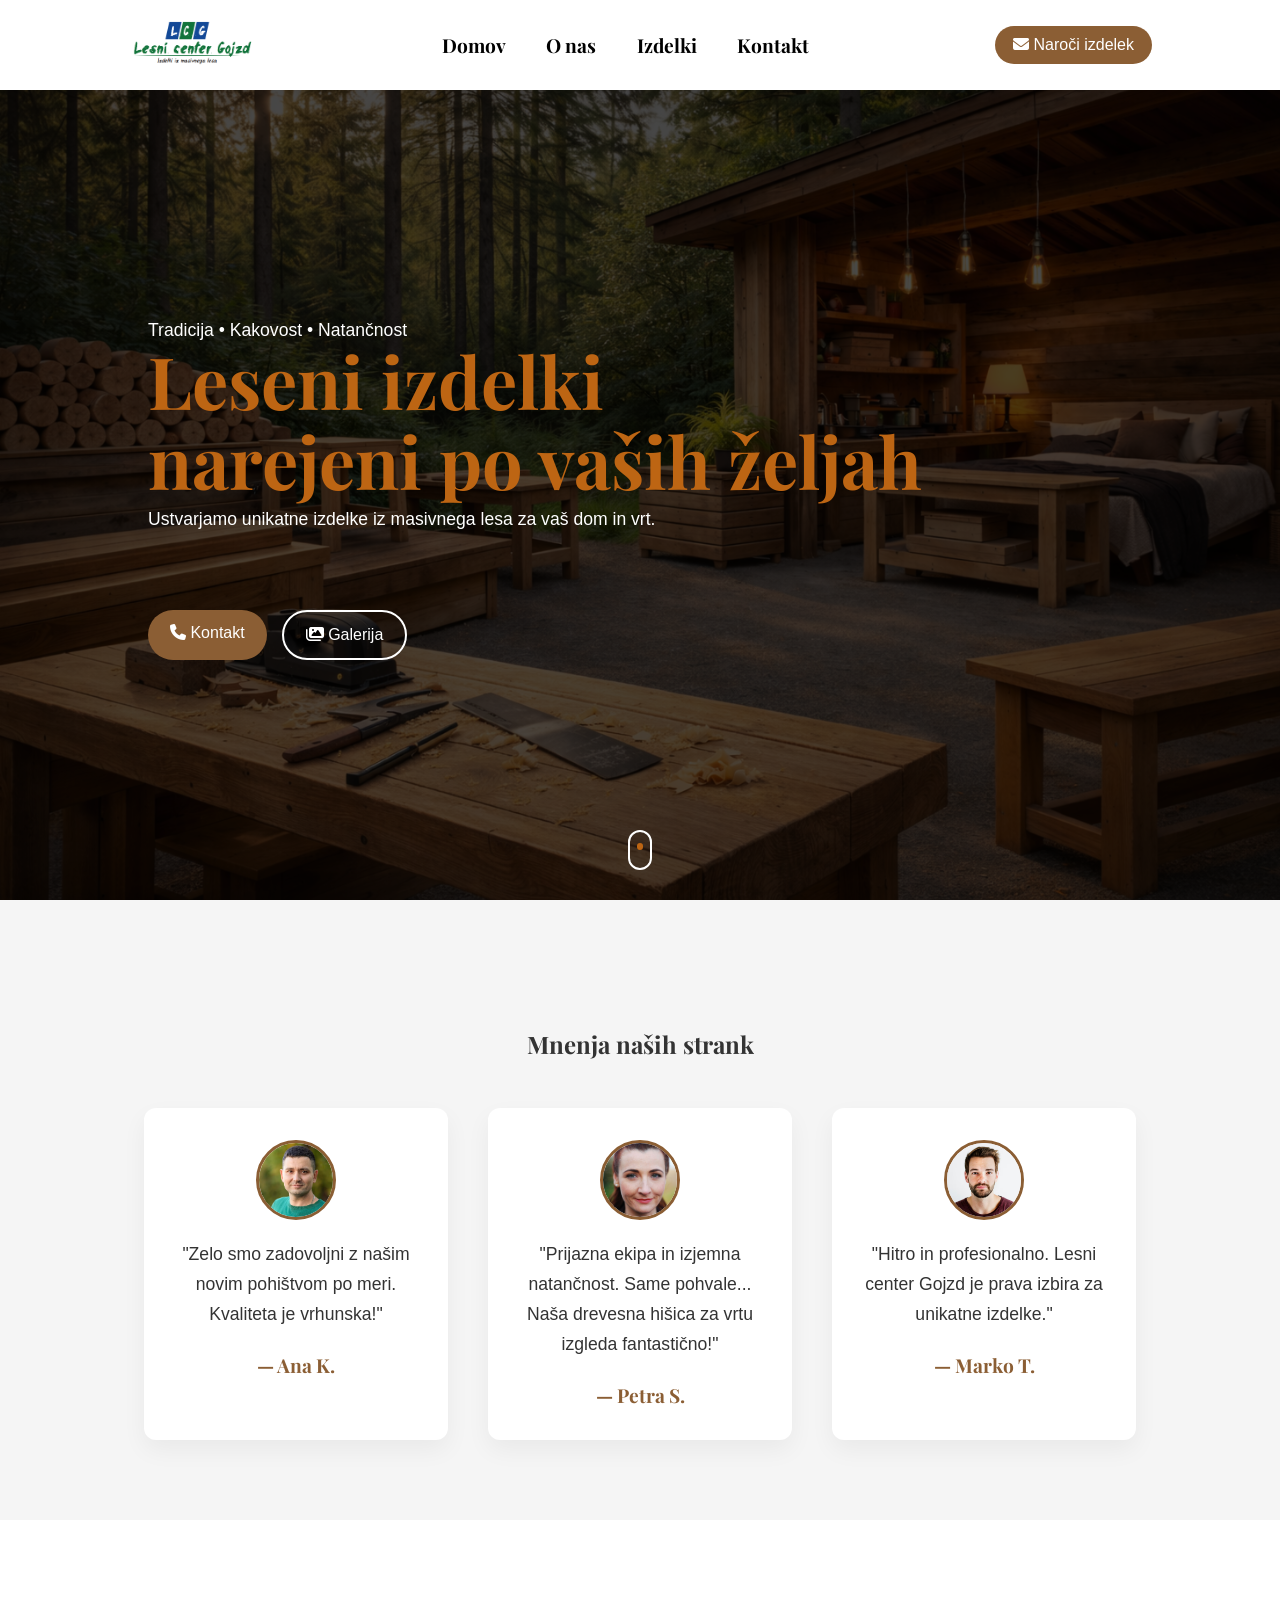
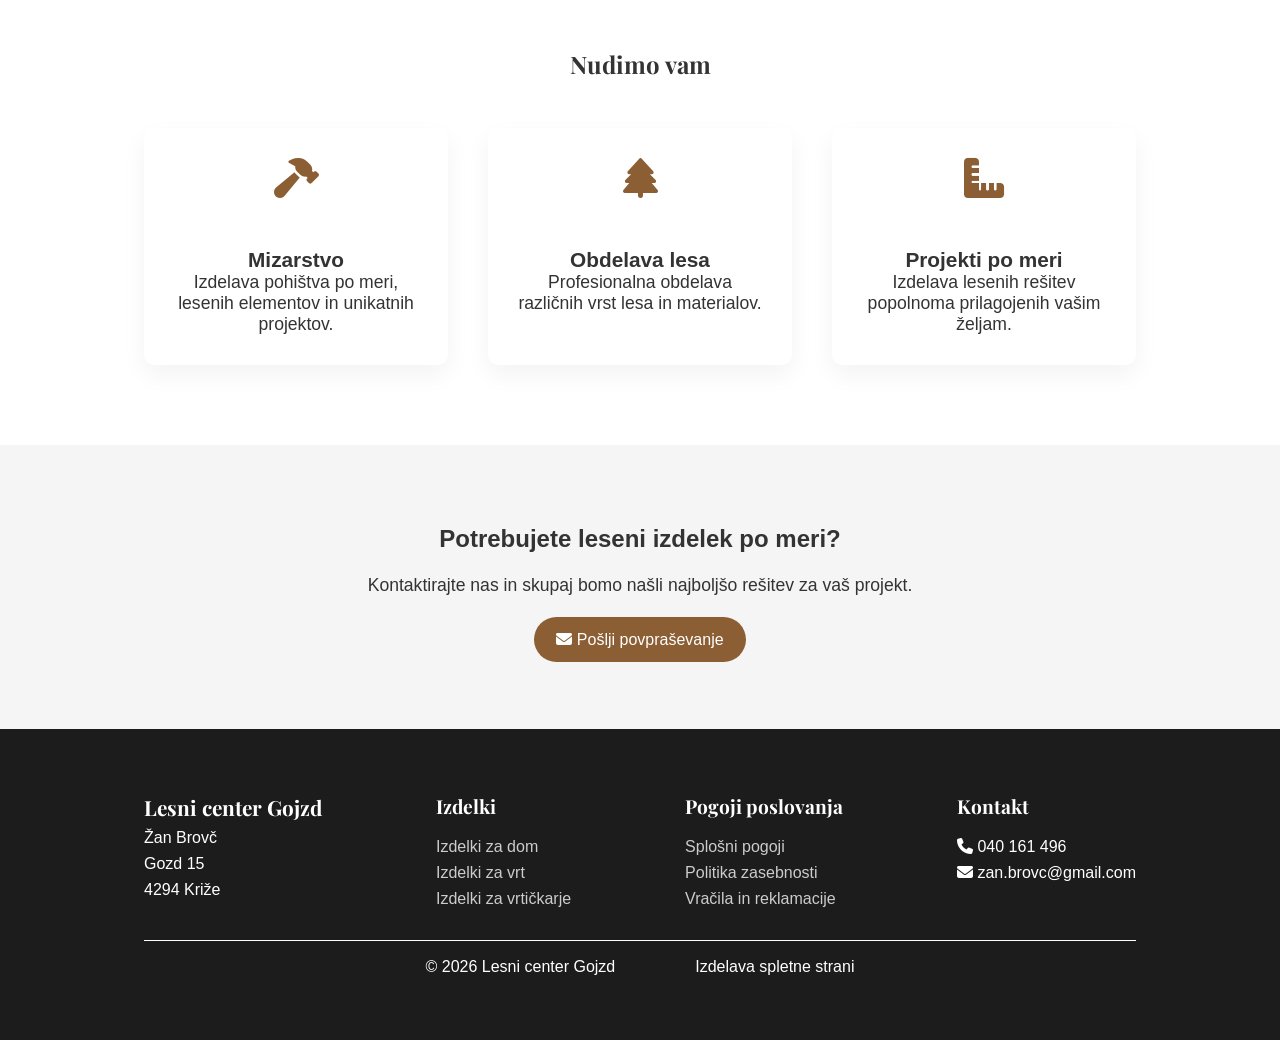
<file: index.html>
<!DOCTYPE html>
<html lang="sl">

<head>

    <meta charset="UTF-8">
    <meta name="viewport" content="width=device-width, initial-scale=1.0">

    <title>Lesni center Gojzd</title>
    <meta name="author" content="Jure Pintar">

    <link rel="stylesheet" href="slog.css?v=2">

    <link rel="stylesheet"
          href="https://cdnjs.cloudflare.com/ajax/libs/font-awesome/6.5.0/css/all.min.css">

    <link href="https://fonts.googleapis.com/css2?family=Playfair+Display:wght@600;700&display=swap" rel="stylesheet">
</head>


<body>


<header class="glava">
    <div class="navigacija">
        <div class="logo">
            <img src="Images/logo.png" alt="Logo">
        </div>

        <!-- Hamburger za mobilni meni -->
        <div class="hamburger" id="hamburger">
            <span></span>
            <span></span>
            <span></span>
        </div>

        <!-- Nav meni za mobilne naprave -->
        <nav id="nav-menu">
            <a href="#">Domov</a>
            <a href="onas.html">O nas</a>
            <a href="izdelki.html">Izdelki</a>
            <a href="kontakt.html">Kontakt</a>
            <a class="kontakt-gumb" href="kontakt.html#kontakt">
                <i class="fa-solid fa-envelope"></i> Naroči izdelek
            </a>
        </nav>

        <!-- Desktop gumb, ostane za večje zaslone -->
        <a class="kontakt-gumb desktop-gumb" href="kontakt.html#kontakt">
            <i class="fa-solid fa-envelope"></i> Naroči izdelek
        </a>
    </div>
</header>

<!-- JS za hamburger -->
<script>
    const hamburger = document.getElementById('hamburger');
    const navMenu = document.getElementById('nav-menu');

    hamburger.addEventListener('click', () => {
        navMenu.classList.toggle('active');
        hamburger.classList.toggle('open');
    });
</script>


    <!-- HERO -->

    <section class="hero">

        <div class="hero-overlay"></div>

        <div class="hero-vsebina-poravnava">
        <div class="hero-vsebina">

            <p class="hero-podnaslov">
                Tradicija • Kakovost • Natančnost
            </p>

            <h1>
                Leseni izdelki<br>
                narejeni po vaših željah
            </h1>

            <p class="hero-opis">

                Ustvarjamo unikatne izdelke iz masivnega lesa za vaš dom in vrt.

            </p>

            <div class="hero-gumbi">

                <a class="gumb-primarni" href="kontakt.html">

                    <i class="fa-solid fa-phone"></i>
                    Kontakt

                </a>

                <a class="gumb-sekundarni" href="izdelki.html#dom">

                    <i class="fa-solid fa-images"></i>
                    Galerija

                </a>

            </div>
        </div>
        </div>

        <div class="scroll-indicator">

            <div class="miska">
                <div class="kolescek"></div>
            </div>

        </div>
    </section>

    
    <!-- MNENJA -->

<section class="sekcija mnenja">
    <h2 class="naslov-sredina">Mnenja naših strank</h2>
    <div class="container mnenja-grid">

        <div class="mnenje-kartica">
            <img src="Images/miran.png" alt="Ana K." class="mnenje-slika">
            <p>"Zelo smo zadovoljni z našim novim pohištvom po meri. Kvaliteta je vrhunska!"</p>
            <h4>— Ana K.</h4>
        </div>

        <div class="mnenje-kartica">
            <img src="Images/petra.png" alt="Petra S." class="mnenje-slika">
            <p>"Prijazna ekipa in izjemna natančnost. Same pohvale... Naša drevesna hišica za vrtu
izgleda fantastično!"</p>
            <h4>— Petra S.</h4>
        </div>

        <div class="mnenje-kartica">
            <img src="Images/marko.png" alt="Marko T." class="mnenje-slika">
            <p>"Hitro in profesionalno. Lesni center Gojzd je prava izbira za unikatne izdelke."</p>
            <h4>— Marko T.</h4>
        </div>

    </div>
</section>



    <!-- STORITVE -->

    <section class="sekcija storitve">

        <div class="container">
            <h2 class="naslov-sredina">Nudimo vam</h2>

            <div class="grid-storitve">


                <div class="kartica">

                    <i class="fa-solid fa-hammer"></i>

                    <h3>Mizarstvo</h3>

                    <p>
                        Izdelava pohištva po meri,
                        lesenih elementov in unikatnih projektov.
                    </p>

                </div>


                <div class="kartica">

                    <i class="fa-solid fa-tree"></i>

                    <h3>Obdelava lesa</h3>

                    <p>
                        Profesionalna obdelava
                        različnih vrst lesa in materialov.
                    </p>

                </div>


                <div class="kartica">

                    <i class="fa-solid fa-ruler-combined"></i>

                    <h3>Projekti po meri</h3>

                    <p>
                        Izdelava lesenih rešitev
                        popolnoma prilagojenih vašim željam.
                    </p>

                </div>

            </div>

        </div>

    </section>



    <!-- CTA -->

    <section class="cta">

        <div class="cta-vsebina">

            <h2>Potrebujete leseni izdelek po meri?</h2>

            <p>
                Kontaktirajte nas in skupaj bomo našli
                najboljšo rešitev za vaš projekt.
            </p>

            <a class="gumb-primarni" href="kontakt.html#kontakt">

                <i class="fa-solid fa-envelope"></i>
                Pošlji povpraševanje

            </a>

        </div>

    </section>



    <!-- FOOTER -->

<footer class="footer">

    <div class="footer-grid">

        <div>
            <h3>Lesni center Gojzd</h3>
            <p>Žan Brovč</p>
            <p>Gozd 15</p>
            <p>4294 Križe</p>
        </div>

        <div>
            <h4>Izdelki</h4>
            <a href="izdelki.html#dom">Izdelki za dom</a>
            <a href="izdelki.html#vrt">Izdelki za vrt</a>
            <a href="izdelki.html#vrtickarji">Izdelki za vrtičkarje</a>
        </div>

        <div>
            <h4>Pogoji poslovanja</h4>
            <a href="pogoji.html">Splošni pogoji</a>
            <a href="pogoji.html#pz">Politika zasebnosti</a>
            <a href="pogoji.html#vr">Vračila in reklamacije</a>
        </div>

        <div>
            <h4>Kontakt</h4>
            <p>
                <i class="fa-solid fa-phone"></i>
                040 161 496
            </p>
            <p>
                <i class="fa-solid fa-envelope"></i>
                zan.brovc@gmail.com
            </p>
        </div>

    </div>

    <div class="footer-bottom">
        <p>© 2026 Lesni center Gojzd</p>
        <a href="https://pintsite.si/">Izdelava spletne strani</a>
    </div>

</footer>


</body>
</html>
</file>
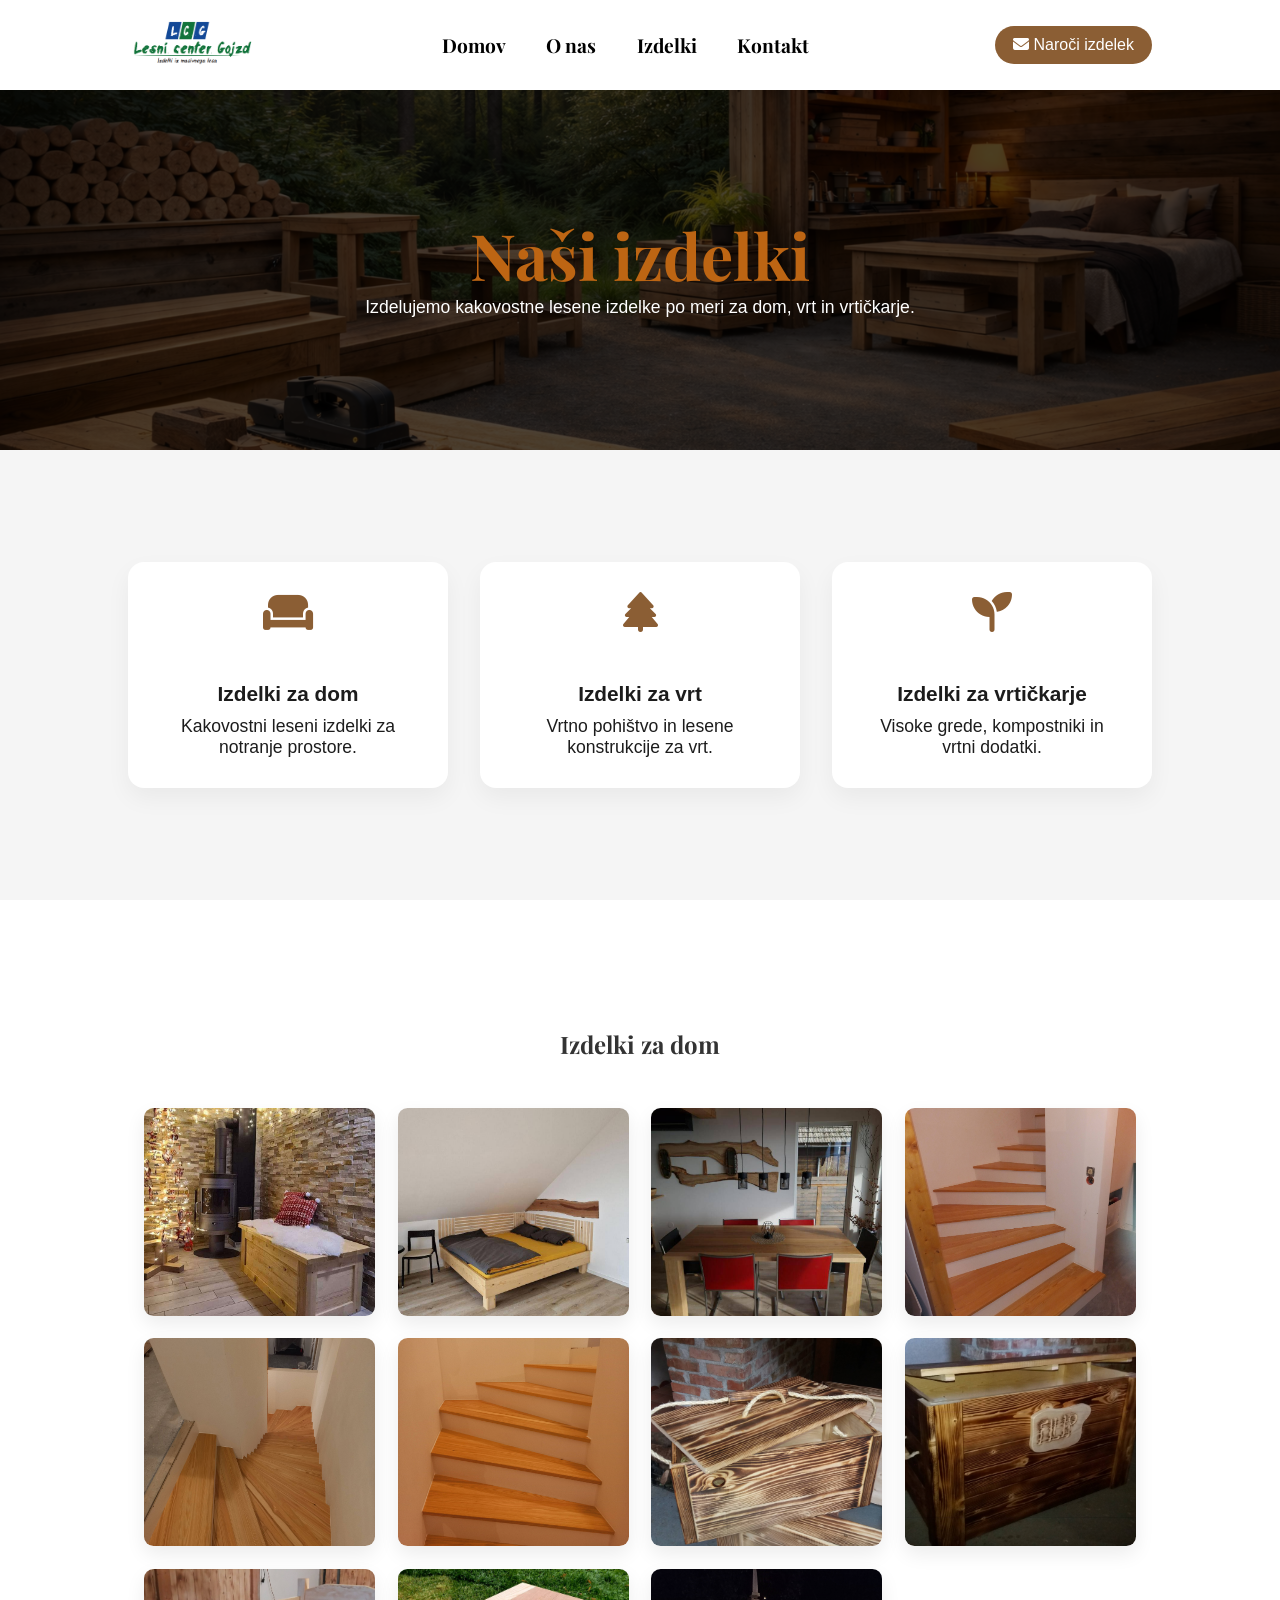
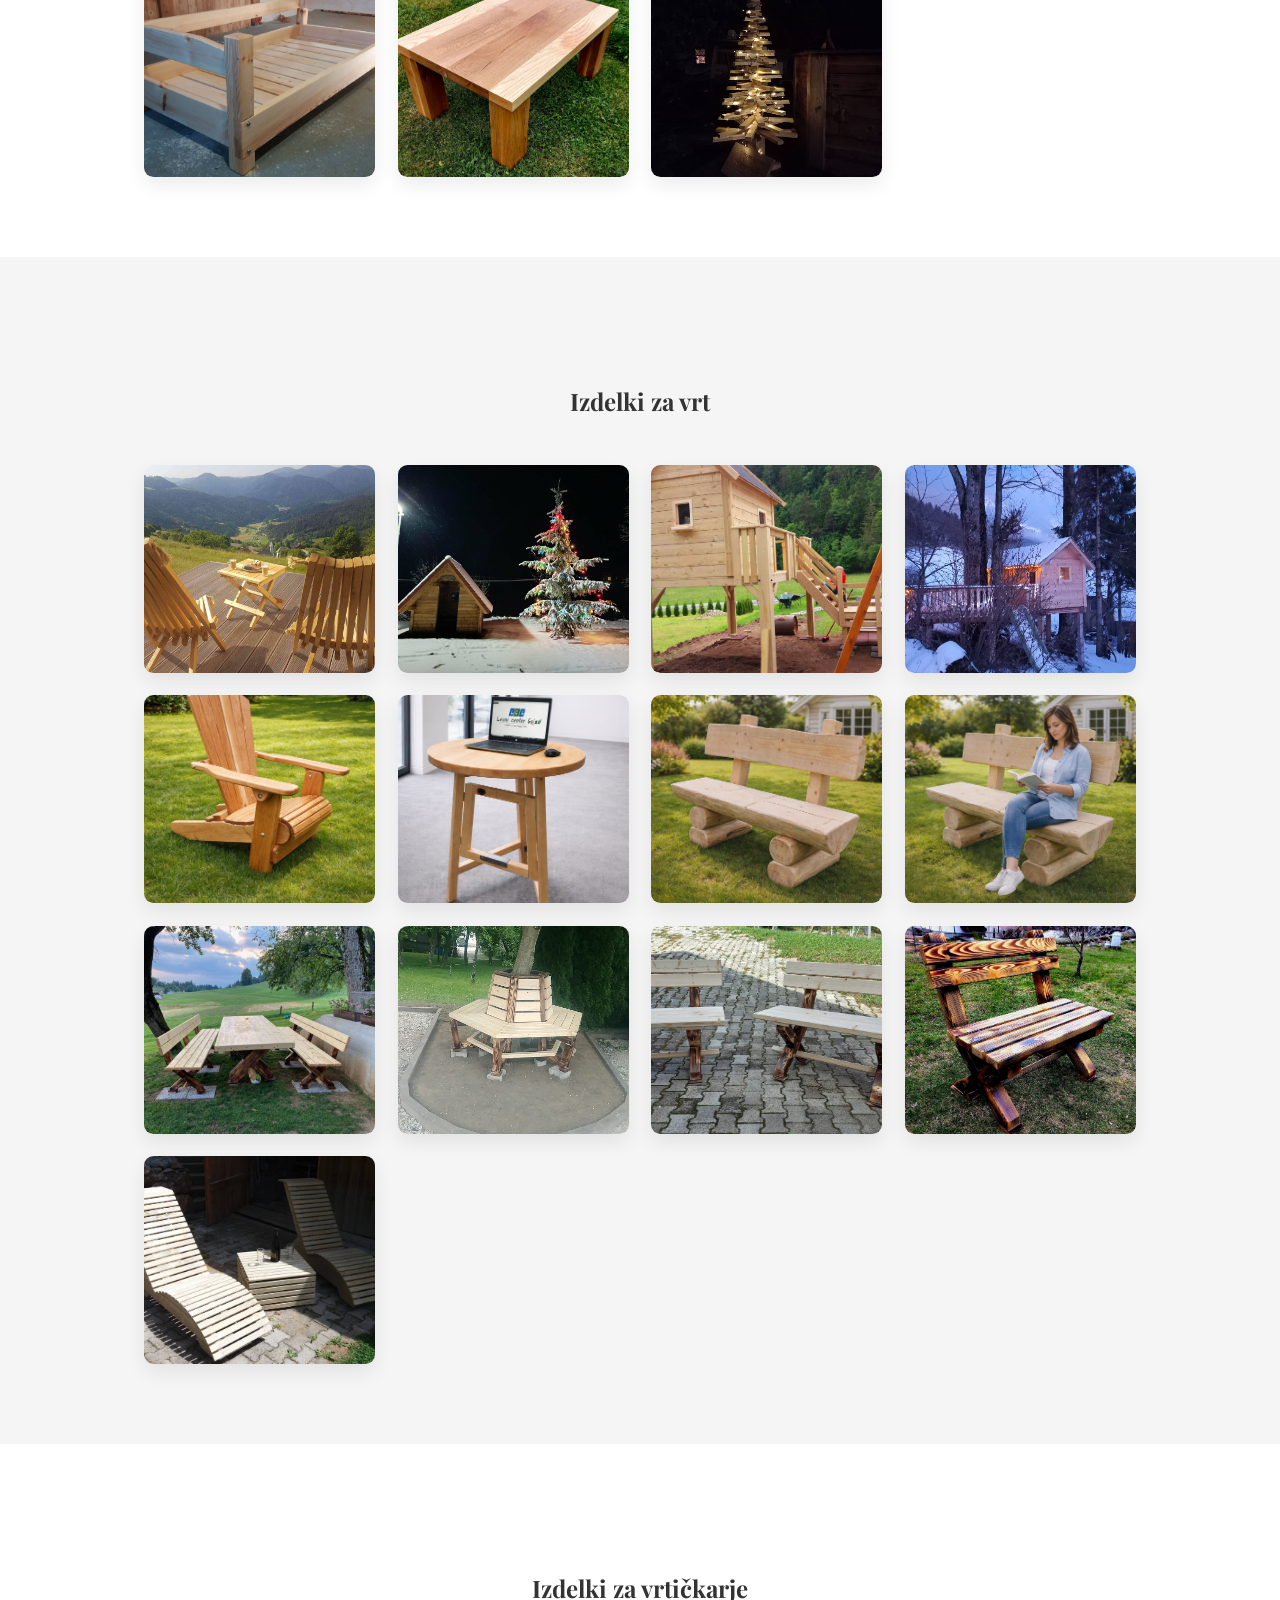
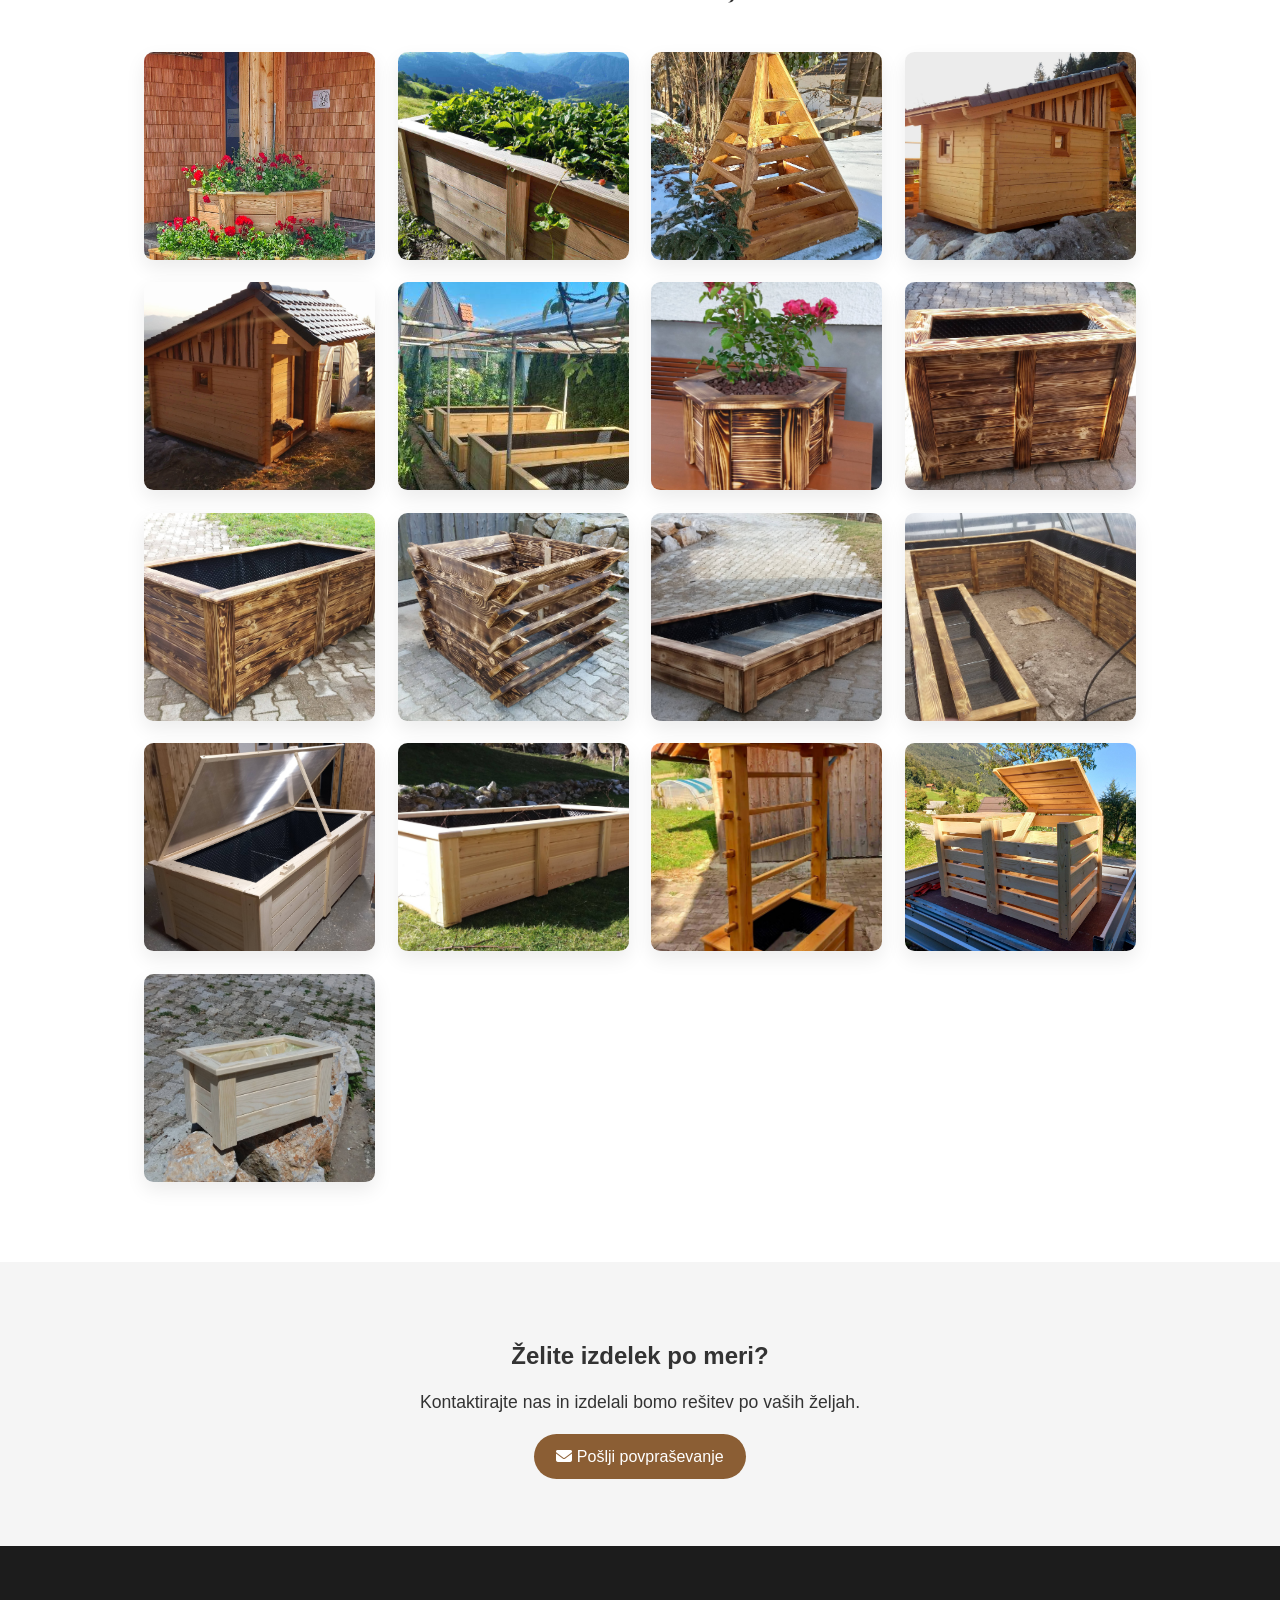
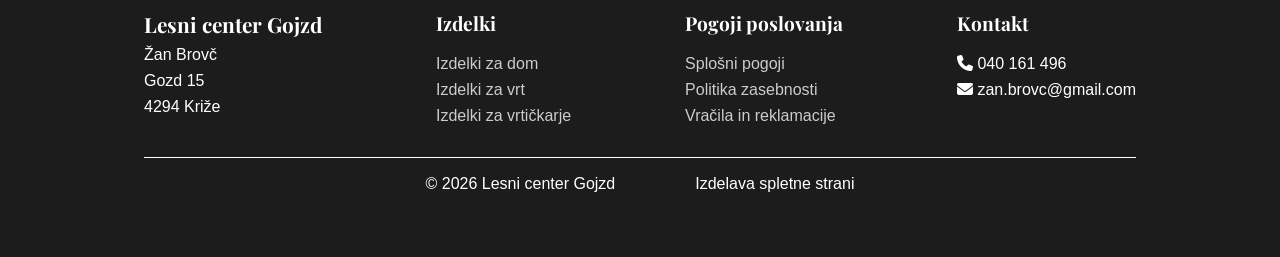
<file: izdelki.html>
<!DOCTYPE html>
<html lang="sl">

<head>

<meta charset="UTF-8">
<meta name="viewport" content="width=device-width, initial-scale=1.0">

<title>Lesni center Gojzd</title>
<meta name="author" content="Jure Pintar">

<link rel="stylesheet" href="slog.css?v=2">

<link rel="stylesheet"
href="https://cdnjs.cloudflare.com/ajax/libs/font-awesome/6.5.0/css/all.min.css">

<link href="https://fonts.googleapis.com/css2?family=Playfair+Display:wght@600;700&display=swap" rel="stylesheet">

</head>

<body>


<!-- HEADER -->

<header class="glava">
    <div class="navigacija">
        <div class="logo">
            <img src="Images/logo.png" alt="Logo">
        </div>

        <!-- Hamburger za mobilni meni -->
        <div class="hamburger" id="hamburger">
            <span></span>
            <span></span>
            <span></span>
        </div>

        <!-- Nav meni za mobilne naprave -->
        <nav id="nav-menu">
            <a href="index.html">Domov</a>
            <a href="onas.html">O nas</a>
            <a href="izdelki.html">Izdelki</a>
            <a href="kontakt.html">Kontakt</a>
            <a class="kontakt-gumb" href="kontakt.html#kontakt">
                <i class="fa-solid fa-envelope"></i> Naroči izdelek
            </a>
        </nav>

        <!-- Desktop gumb, ostane za večje zaslone -->
        <a class="kontakt-gumb desktop-gumb" href="kontakt.html#kontakt">
            <i class="fa-solid fa-envelope"></i> Naroči izdelek
        </a>
    </div>
</header>

<!-- JS za hamburger -->
<script>
    const hamburger = document.getElementById('hamburger');
    const navMenu = document.getElementById('nav-menu');

    hamburger.addEventListener('click', () => {
        navMenu.classList.toggle('active');
        hamburger.classList.toggle('open');
    });
</script>




<!-- HERO + KATEGORIJE skupaj 100vh -->
<section class="hero-kategorije">

  <!-- HERO -->
  <div class="hero-izdelki">
    <div class="hero-overlay-izdelki"></div>
    <div class="hero-vsebina-izdelki">
      <h1>Naši izdelki</h1>
      <p>Izdelujemo kakovostne lesene izdelke po meri za dom, vrt in vrtičkarje.</p>
    </div>
  </div>

  <!-- KATEGORIJE -->
  <div class="kategorije-wrapper">
    <div class="container">
      <div class="kategorije-ikone">

        <a href="#dom" class="kategorija-ikona">
          <i class="fa-solid fa-couch"></i>
          <h3>Izdelki za dom</h3>
          <p>Kakovostni leseni izdelki za notranje prostore.</p>
        </a>

        <a href="#vrt" class="kategorija-ikona">
          <i class="fa-solid fa-tree"></i>
          <h3>Izdelki za vrt</h3>
          <p>Vrtno pohištvo in lesene konstrukcije za vrt.</p>
        </a>

        <a href="#vrtickarji" class="kategorija-ikona">
          <i class="fa-solid fa-seedling"></i>
          <h3>Izdelki za vrtičkarje</h3>
          <p>Visoke grede, kompostniki in vrtni dodatki.</p>
        </a>

      </div>
    </div>
  </div>

</section>


<!-- IZDELKI ZA DOM -->
<section class="sekcija" id="dom">
  <div class="container">
    <h2 class="naslov-sredina">Izdelki za dom</h2>
    <div class="izdelki-grid">
      <img src="Images/DOM/dom (2).jpg" alt="Izdelek za dom">
      <img src="Images/DOM/dom (1).jpg" alt="Izdelek za dom">
      <img src="Images/DOM/dom (18).jpg" alt="Izdelek za dom">
      <img src="Images/DOM/dom (11).jpg" alt="Izdelek za dom">
      <img src="Images/DOM/dom (13).jpg" alt="Izdelek za dom">
      <img src="Images/DOM/dom (16).jpg" alt="Izdelek za dom">
      <img src="Images/DOM/dom (3).jpg" alt="Izdelek za dom">
      <img src="Images/DOM/dom (4).jpg" alt="Izdelek za dom">
      <img src="Images/DOM/dom (5).jpg" alt="Izdelek za dom">
      <img src="Images/DOM/dom (10).jpg" alt="Izdelek za dom">
      <img src="Images/DOM/dom (8).jpg" alt="Izdelek za dom">
    </div>
  </div>
</section>

<!-- IZDELKI ZA VRT -->
<section class="sekcija siva" id="vrt">
  <div class="container">
    <h2 class="naslov-sredina">Izdelki za vrt</h2>
    <div class="izdelki-grid">
      <img src="Images/VRT/vrt (2).jpeg" alt="Izdelek za vrt">
      <img src="Images/VRT/vrt (31).jpg" alt="Izdelek za vrt">
      <img src="Images/VRT/vrt (4).jpg" alt="Izdelek za vrt">
      <img src="Images/VRT/vrt (12).jpg" alt="Izdelek za vrt">   
      <img src="Images/VRT/vrtstolnovi.png" alt="Izdelek za vrt">
      <img src="Images/VRT/vrtmizica.png" alt="Izdelek za vrt">
      <img src="Images/VRT/klopca.png" alt="Izdelek za vrt">
      <img src="Images/VRT/klopcazosebo.png" alt="Izdelek za vrt">
      <img src="Images/VRT/vrt (26).jpg" alt="Izdelek za vrt">
      <img src="Images/VRT/vrt (29).jpg" alt="Izdelek za vrt">
      <img src="Images/VRT/vrt (10).jpg" alt="Izdelek za vrt">
      <img src="Images/VRT/vrt (20).jpg" alt="Izdelek za vrt">
      <img src="Images/VRT/vrt (6).jpg" alt="Izdelek za vrt">
    </div>
  </div>
</section>

<!-- IZDELKI ZA VRTIČKARJE -->
<section class="sekcija" id="vrtickarji">
  <div class="container">
    <h2 class="naslov-sredina">Izdelki za vrtičkarje</h2>
    <div class="izdelki-grid">
      <img src="Images/VRTICKARJI/vrtickarji (6).jpg" alt="Izdelek za vrtičkarje">
      <img src="Images/VRTICKARJI/vrtickarji (8).jpg" alt="Izdelek za vrtičkarje">
      <img src="Images/VRTICKARJI/vrtickarji (25).jpg" alt="Izdelek za vrtičkarje">
      <img src="Images/VRTICKARJI/vrtickarji (20).jpg" alt="Izdelek za vrtičkarje">
      <img src="Images/VRTICKARJI/vrtickarji (21).jpg" alt="Izdelek za vrtičkarje">
      <img src="Images/VRTICKARJI/vrtickarji (7).jpg" alt="Izdelek za vrtičkarje">
      <img src="Images/VRTICKARJI/vrtickarji (10).jpg" alt="Izdelek za vrtičkarje">
      <img src="Images/VRTICKARJI/vrtickarji (9).jpg" alt="Izdelek za vrtičkarje">
      <img src="Images/VRTICKARJI/vrtickarji (23).jpg" alt="Izdelek za vrtičkarje">
      <img src="Images/VRTICKARJI/vrtickarji (13).jpg" alt="Izdelek za vrtičkarje">
      <img src="Images/VRTICKARJI/vrtickarji (17).jpg" alt="Izdelek za vrtičkarje">
      <img src="Images/VRTICKARJI/vrtickarji (16).jpg" alt="Izdelek za vrtičkarje">
      <img src="Images/VRTICKARJI/vrtickarji (24).jpg" alt="Izdelek za vrtičkarje">
      <img src="Images/VRTICKARJI/vrtickarji (19).jpg" alt="Izdelek za vrtičkarje">
      <img src="Images/VRTICKARJI/vrtickarji (1).jpeg" alt="Izdelek za vrtičkarje">
      <img src="Images/VRTICKARJI/vrtickarji (5).jpg" alt="Izdelek za vrtičkarje">
      <img src="Images/VRTICKARJI/vrtickarji (12).jpg" alt="Izdelek za vrtičkarje">
      
    </div>
  </div>
</section>

<!-- MODAL ZA OGLED SLIKE Z PUŠČICAMI -->
<div id="slika-modal" class="modal">
  <span class="modal-close">&times;</span>
  <img class="modal-content" id="slika-modal-img">
  <div id="modal-caption"></div>
  
  <!-- Navigacija -->
  <span class="modal-prev">&#10094;</span>
  <span class="modal-next">&#10095;</span>
</div>

<script>
document.addEventListener("DOMContentLoaded", function() {
  const modal = document.getElementById("slika-modal");
  const modalImg = document.getElementById("slika-modal-img");
  const captionText = document.getElementById("modal-caption");
  const closeBtn = document.querySelector(".modal-close");
  const prevBtn = document.querySelector(".modal-prev");
  const nextBtn = document.querySelector(".modal-next");

  const images = Array.from(document.querySelectorAll(".izdelki-grid img"));
  let currentIndex = 0;

  function showModal(index) {
    currentIndex = index;
    modal.style.display = "block";
    modalImg.src = images[currentIndex].src;
    captionText.innerHTML = images[currentIndex].alt;
  }

  function showNext() {
    currentIndex = (currentIndex + 1) % images.length;
    modalImg.src = images[currentIndex].src;
    captionText.innerHTML = images[currentIndex].alt;
  }

  function showPrev() {
    currentIndex = (currentIndex - 1 + images.length) % images.length;
    modalImg.src = images[currentIndex].src;
    captionText.innerHTML = images[currentIndex].alt;
  }

  // Odpri modal ob kliku na sliko
  images.forEach((img, index) => {
    img.addEventListener("click", () => showModal(index));
  });

  // Zapri modal
  closeBtn.addEventListener("click", () => modal.style.display = "none");

  // Klik zunaj slike zapre modal
  modal.addEventListener("click", (e) => {
    if (e.target === modal) modal.style.display = "none";
  });

  // Navigacija
  nextBtn.addEventListener("click", (e) => {
    e.stopPropagation(); // prepreči zapiranje modal ob kliku
    showNext();
  });
  prevBtn.addEventListener("click", (e) => {
    e.stopPropagation();
    showPrev();
  });

  // Navigacija s tipkami
  document.addEventListener("keydown", (e) => {
    if (modal.style.display === "block") {
      if (e.key === "ArrowRight") showNext();
      if (e.key === "ArrowLeft") showPrev();
      if (e.key === "Escape") modal.style.display = "none";
    }
  });
});
</script>


<!-- CTA -->

<section class="cta">

<div class="cta-vsebina">

<h2>Želite izdelek po meri?</h2>

<p>
Kontaktirajte nas in izdelali bomo rešitev po vaših željah.
</p>

<a class="gumb-primarni" href="kontakt.html#kontakt">
<i class="fa-solid fa-envelope"></i>
Pošlji povpraševanje
</a>

</div>

</section>



    <!-- FOOTER -->

<footer class="footer">

    <div class="footer-grid">

        <div>
            <h3>Lesni center Gojzd</h3>
            <p>Žan Brovč</p>
            <p>Gozd 15</p>
            <p>4294 Križe</p>
        </div>

        <div>
            <h4>Izdelki</h4>
            <a href="izdelki.html#dom">Izdelki za dom</a>
            <a href="izdelki.html#vrt">Izdelki za vrt</a>
            <a href="izdelki.html#vrtickarji">Izdelki za vrtičkarje</a>
        </div>

        <div>
            <h4>Pogoji poslovanja</h4>
            <a href="pogoji.html">Splošni pogoji</a>
            <a href="pogoji.html#pz">Politika zasebnosti</a>
            <a href="pogoji.html#vr">Vračila in reklamacije</a>
        </div>

        <div>
            <h4>Kontakt</h4>
            <p>
                <i class="fa-solid fa-phone"></i>
                040 161 496
            </p>
            <p>
                <i class="fa-solid fa-envelope"></i>
                zan.brovc@gmail.com
            </p>
        </div>

    </div>

    <div class="footer-bottom">
        <p>© 2026 Lesni center Gojzd</p>
        <a href="https://pintsite.si/">Izdelava spletne strani</a>
    </div>

</footer>

</body>
</html>
</file>
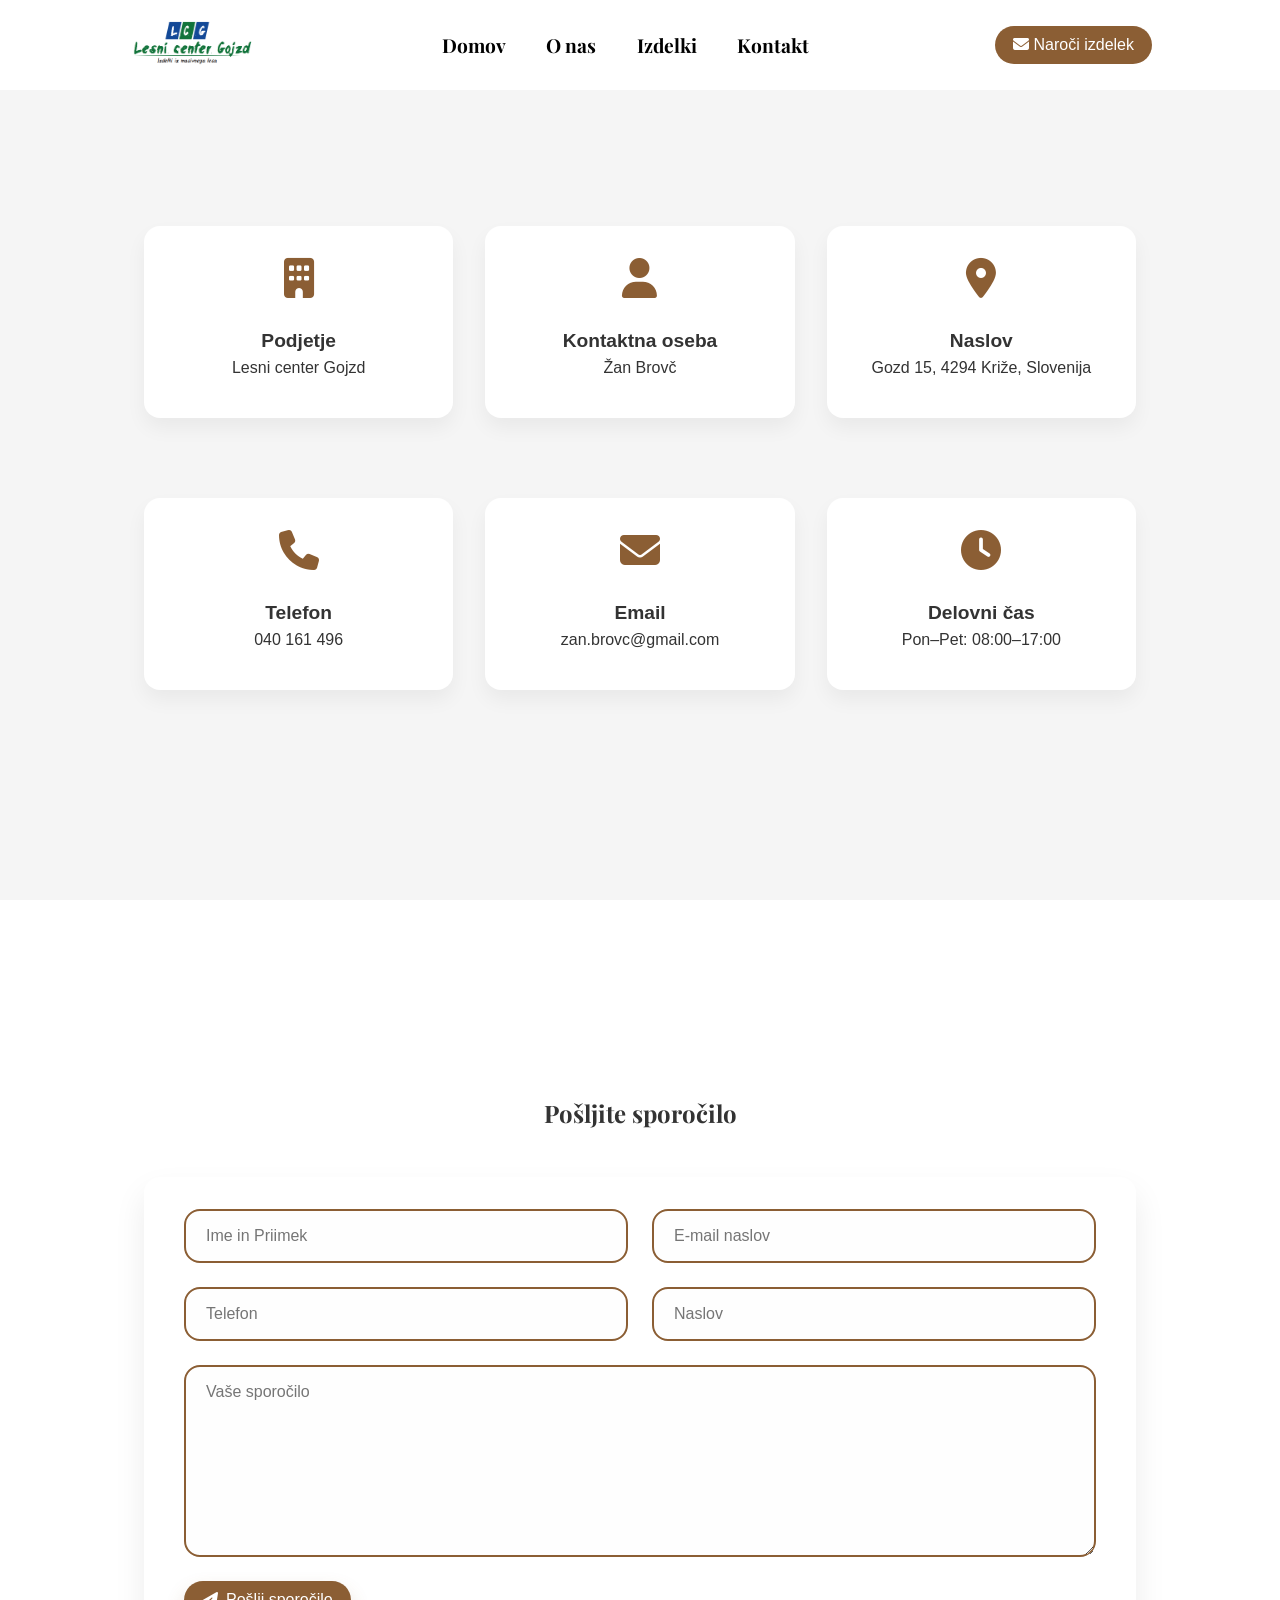
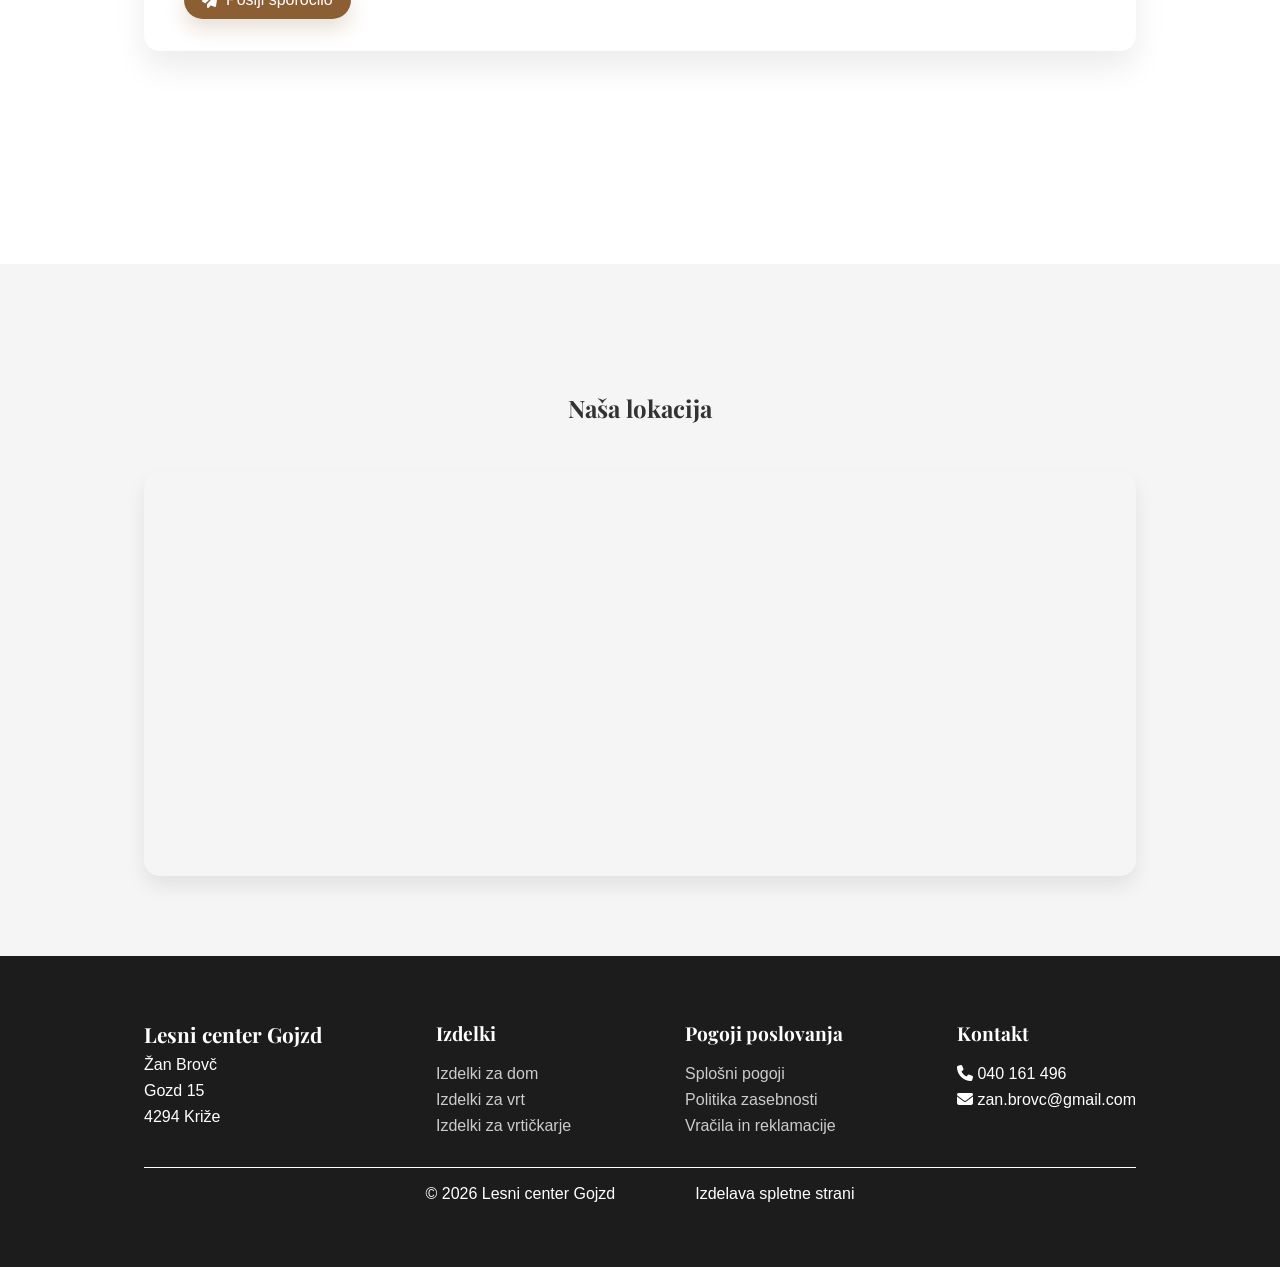
<file: kontakt.html>
<!DOCTYPE html>
<html lang="sl">

<head>
<meta charset="UTF-8">
<meta name="viewport" content="width=device-width, initial-scale=1.0">
<title>Lesni center Gojzd</title>
<meta name="author" content="Jure Pintar">

<link rel="stylesheet" href="slog.css?v=2">
<link rel="stylesheet" href="https://cdnjs.cloudflare.com/ajax/libs/font-awesome/6.5.0/css/all.min.css">
<link href="https://fonts.googleapis.com/css2?family=Playfair+Display:wght@600;700&display=swap" rel="stylesheet">
</head>

<body>

<header class="glava">
    <div class="navigacija">
        <div class="logo">
            <img src="Images/logo.png" alt="Logo">
        </div>

        <!-- Hamburger za mobilni meni -->
        <div class="hamburger" id="hamburger">
            <span></span>
            <span></span>
            <span></span>
        </div>

        <!-- Nav meni za mobilne naprave -->
        <nav id="nav-menu">
            <a href="index.html">Domov</a>
            <a href="onas.html">O nas</a>
            <a href="izdelki.html">Izdelki</a>
            <a href="kontakt.html">Kontakt</a>
            <a class="kontakt-gumb" href="kontakt.html#kontakt">
                <i class="fa-solid fa-envelope"></i> Naroči izdelek
            </a>
        </nav>

        <!-- Desktop gumb, ostane za večje zaslone -->
        <a class="kontakt-gumb desktop-gumb" href="kontakt.html#kontakt">
            <i class="fa-solid fa-envelope"></i> Naroči izdelek
        </a>
    </div>
</header>

<!-- JS za hamburger -->
<script>
    const hamburger = document.getElementById('hamburger');
    const navMenu = document.getElementById('nav-menu');

    hamburger.addEventListener('click', () => {
        navMenu.classList.toggle('active');
        hamburger.classList.toggle('open');
    });
</script>

<!-- KONTAKTNI PODATKI NA VRHU -->
<section class="sekcija kontakt-fullvh siva">
  <div class="container">
    <div class="kontakt-info-modern">
      <div class="kontakt-item">
        <i class="fa-solid fa-building"></i>
        <div>
          <h4>Podjetje</h4>
          <p>Lesni center Gojzd</p>
        </div>
      </div>
      <div class="kontakt-item">
        <i class="fa-solid fa-user"></i>
        <div>
          <h4>Kontaktna oseba</h4>
          <p>Žan Brovč</p>
        </div>
      </div>
      <div class="kontakt-item">
        <i class="fa-solid fa-map-marker-alt"></i>
        <div>
          <h4>Naslov</h4>
          <p>Gozd 15, 4294 Križe, Slovenija</p>
        </div>
      </div>
      <div class="kontakt-item">
        <i class="fa-solid fa-phone"></i>
        <div>
          <h4>Telefon</h4>
          <p>040 161 496</p>
        </div>
      </div>
      <div class="kontakt-item">
        <i class="fa-solid fa-envelope"></i>
        <div>
          <h4>Email</h4>
          <p>zan.brovc@gmail.com</p>
        </div>
      </div>
      <div class="kontakt-item">
        <i class="fa-solid fa-clock"></i>
        <div>
          <h4>Delovni čas</h4>
          <p>Pon–Pet: 08:00–17:00</p>
        </div>
      </div>
    </div>
  </div>
</section>

<!-- KONTAKTNI OBRAZEC 100vh -->
<section class="sekcija kontakt-fullvh" id="kontakt">
  <div class="container">
    <h2 class="naslov-sredina">Pošljite sporočilo</h2>
    <form action="kontakt_send.php" method="POST" class="kontakt-forma-modern">
      <div class="form-grid-modern">
        <input type="text" name="ime" placeholder="Ime in Priimek" required>
        <input type="email" name="email" placeholder="E-mail naslov" required>
        <input type="text" name="telefon" placeholder="Telefon" required>
        <input type="text" name="naslov" placeholder="Naslov" required>
      </div>
      <textarea name="sporocilo" rows="6" placeholder="Vaše sporočilo" required></textarea>
      <!-- Gumb v obrazcu -->
    <button type="submit" class="gumb-primarni">
        <i class="fa-solid fa-paper-plane"></i> Pošlji sporočilo
    </button>
    </form>
  </div>
</section>

<!-- LOKACIJA -->
<section class="sekcija siva">
  <div class="container">
    <h2 class="naslov-sredina">Naša lokacija</h2>
    <div class="kontakt-lokacija">
      <iframe src="https://www.google.com/maps/embed?pb=!1m18!1m12!1m3!1d2771.235698452088!2d14.745912315943888!3d46.204794579123295!2m3!1f0!2f0!3f0!3m2!1i1024!2i768!4f13.1!3m3!1m2!1s0x476534e12d7d8f3f%3A0xabc1234567890!2sGozd%2015%2C%204294%20Kri%C5%BEe!5e0!3m2!1ssl!2ssi!4v1678623456789!5m2!1ssl!2ssi" allowfullscreen="" loading="lazy" referrerpolicy="no-referrer-when-downgrade"></iframe>
    </div>
  </div>
</section>

    <!-- FOOTER -->

<footer class="footer">

    <div class="footer-grid">

        <div>
            <h3>Lesni center Gojzd</h3>
            <p>Žan Brovč</p>
            <p>Gozd 15</p>
            <p>4294 Križe</p>
        </div>

        <div>
            <h4>Izdelki</h4>
            <a href="izdelki.html#dom">Izdelki za dom</a>
            <a href="izdelki.html#vrt">Izdelki za vrt</a>
            <a href="izdelki.html#vrtickarji">Izdelki za vrtičkarje</a>
        </div>

        <div>
            <h4>Pogoji poslovanja</h4>
            <a href="pogoji.html">Splošni pogoji</a>
            <a href="pogoji.html#pz">Politika zasebnosti</a>
            <a href="pogoji.html#vr">Vračila in reklamacije</a>
        </div>

        <div>
            <h4>Kontakt</h4>
            <p>
                <i class="fa-solid fa-phone"></i>
                040 161 496
            </p>
            <p>
                <i class="fa-solid fa-envelope"></i>
                zan.brovc@gmail.com
            </p>
        </div>

    </div>

    <div class="footer-bottom">
        <p>© 2026 Lesni center Gojzd</p>
        <a href="https://pintsite.si/">Izdelava spletne strani</a>
    </div>

</footer>

</body>
</html>
</file>
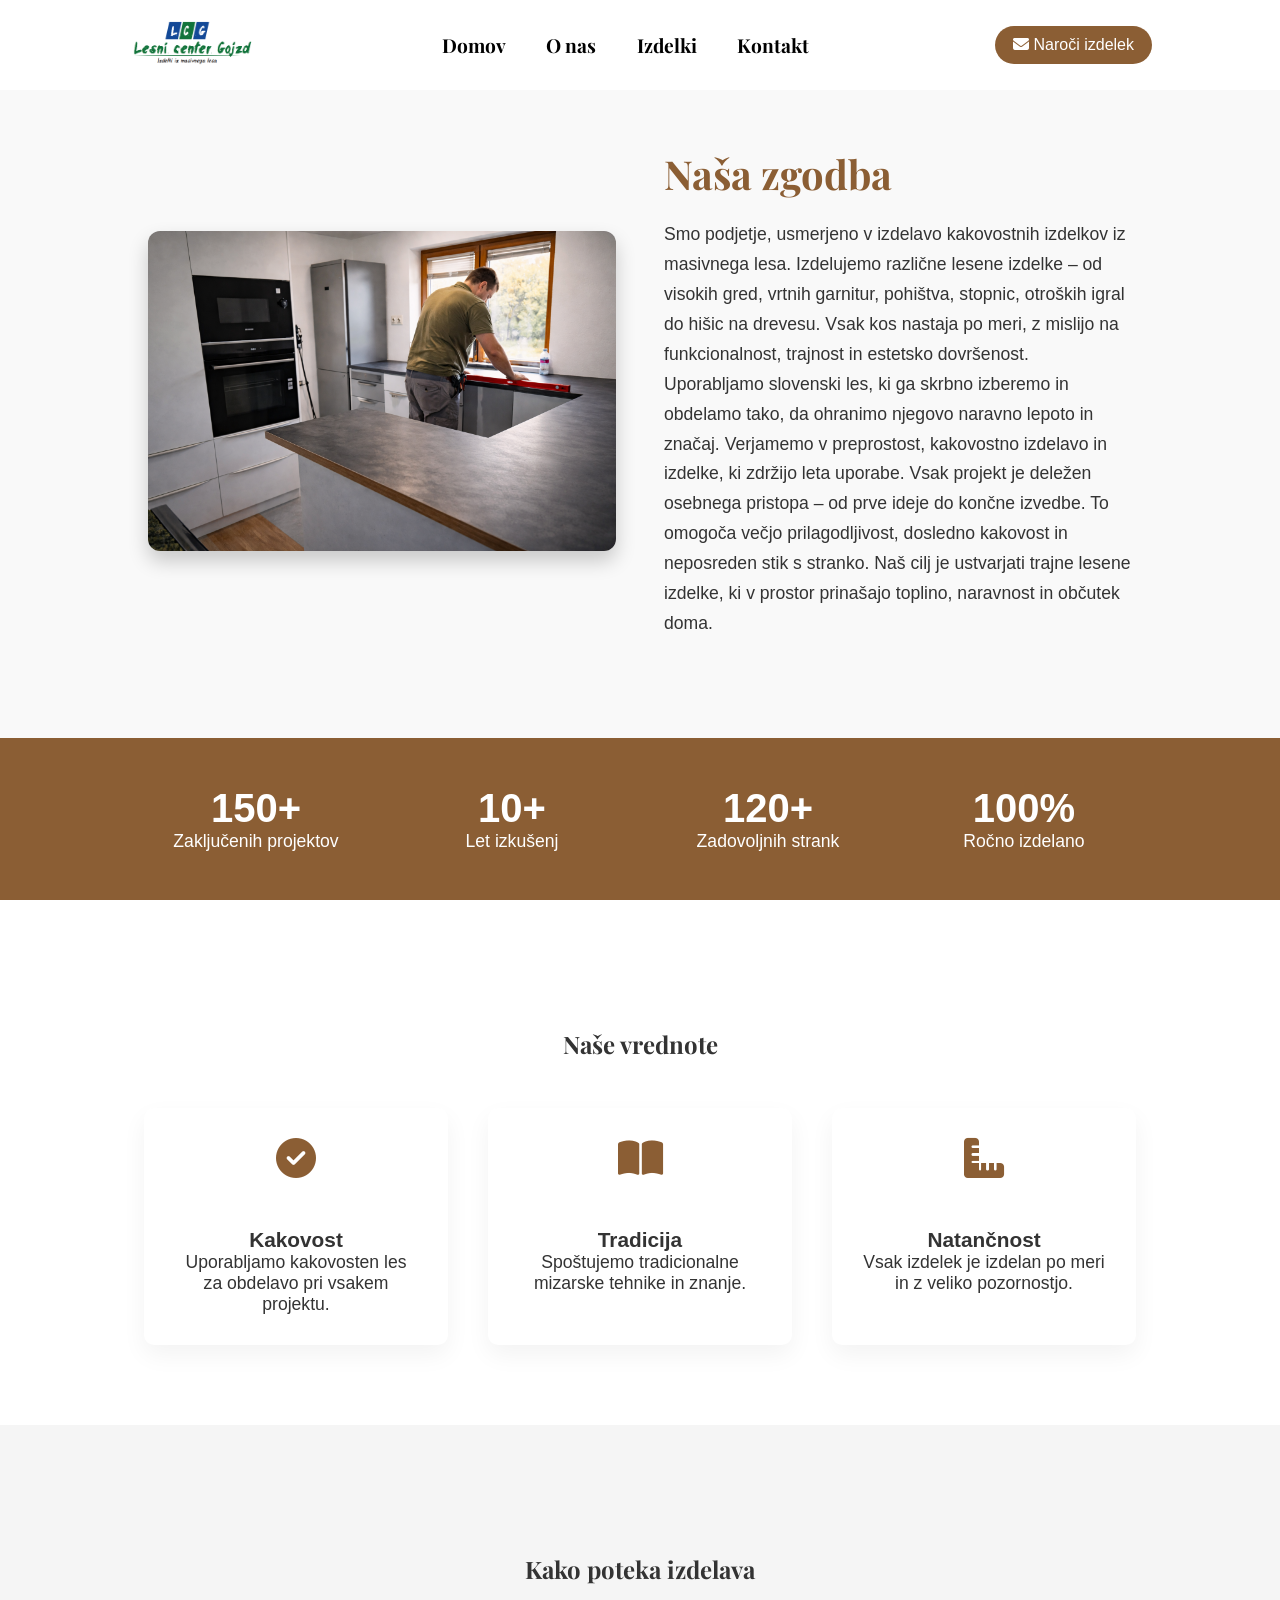
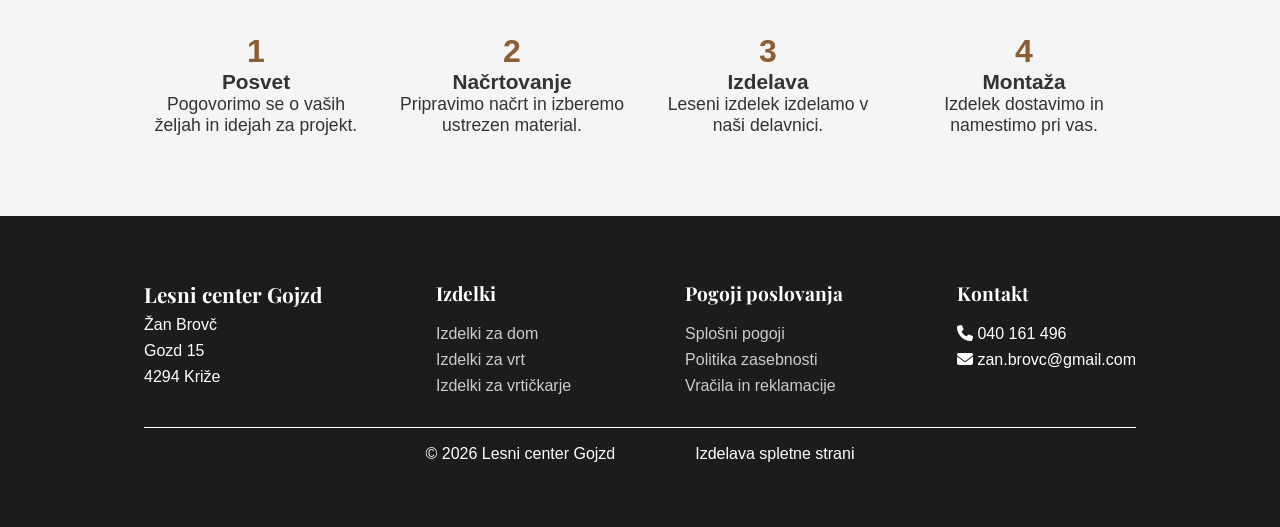
<file: onas.html>
<!DOCTYPE html>
<html lang="sl">

<head>

<meta charset="UTF-8">
<meta name="viewport" content="width=device-width, initial-scale=1.0">

<title>Lesni center Gojzd</title>
<meta name="author" content="Jure Pintar">

<link rel="stylesheet" href="slog.css?v=2">

<link rel="stylesheet"
href="https://cdnjs.cloudflare.com/ajax/libs/font-awesome/6.5.0/css/all.min.css">

<link href="https://fonts.googleapis.com/css2?family=Playfair+Display:wght@600;700&display=swap" rel="stylesheet">

</head>

<body>

<header class="glava">
    <div class="navigacija">
        <div class="logo">
            <img src="Images/logo.png" alt="Logo">
        </div>

        <!-- Hamburger za mobilni meni -->
        <div class="hamburger" id="hamburger">
            <span></span>
            <span></span>
            <span></span>
        </div>

        <!-- Nav meni za mobilne naprave -->
        <nav id="nav-menu">
            <a href="index.html">Domov</a>
            <a href="onas.html">O nas</a>
            <a href="izdelki.html">Izdelki</a>
            <a href="kontakt.html">Kontakt</a>
            <a class="kontakt-gumb" href="kontakt.html#kontakt">
                <i class="fa-solid fa-envelope"></i> Naroči izdelek
            </a>
        </nav>

        <!-- Desktop gumb, ostane za večje zaslone -->
        <a class="kontakt-gumb desktop-gumb" href="kontakt.html#kontakt">
            <i class="fa-solid fa-envelope"></i> Naroči izdelek
        </a>
    </div>
</header>

<!-- JS za hamburger -->
<script>
    const hamburger = document.getElementById('hamburger');
    const navMenu = document.getElementById('nav-menu');

    hamburger.addEventListener('click', () => {
        navMenu.classList.toggle('active');
        hamburger.classList.toggle('open');
    });
</script>

<section class="sekcija zgodba-statistika">
    <div class="container zgodba-grid">
        <!-- ZGODBA -->
        <div class="zgodba-item">
            <img src="Images/zgodba.png" alt="Delavnica" class="slika-onas">
        </div>
        <div class="zgodba-item tekst">
            <h2>Naša zgodba</h2>
            <p>
                Smo podjetje, usmerjeno v izdelavo kakovostnih izdelkov iz masivnega lesa.
Izdelujemo različne lesene izdelke – od visokih gred, vrtnih garnitur, pohištva,
stopnic, otroških igral do hišic na drevesu. Vsak kos nastaja po meri, z mislijo na
funkcionalnost, trajnost in estetsko dovršenost.
Uporabljamo slovenski les, ki ga skrbno izberemo in obdelamo tako, da ohranimo
njegovo naravno lepoto in značaj. Verjamemo v preprostost, kakovostno izdelavo in
izdelke, ki zdržijo leta uporabe. Vsak projekt je deležen osebnega pristopa – od prve
ideje do končne izvedbe. To omogoča večjo prilagodljivost, dosledno kakovost in
neposreden stik s stranko.
Naš cilj je ustvarjati trajne lesene izdelke, ki v prostor prinašajo toplino, naravnost in
občutek doma.
            </p>
        </div>
    </div>

    <!-- STATISTIKA spodaj čez cel zaslon -->
    <div class="statistika">
        <div class="container statistika-grid">
            <div class="stat">
                <h3>150+</h3>
                <p>Zaključenih projektov</p>
            </div>

            <div class="stat">
                <h3>10+</h3>
                <p>Let izkušenj</p>
            </div>

            <div class="stat">
                <h3>120+</h3>
                <p>Zadovoljnih strank</p>
            </div>

            <div class="stat">
                <h3>100%</h3>
                <p>Ročno izdelano</p>
            </div>
        </div>
    </div>
</section>


<!-- VREDNOTE -->

<section class="sekcija">

<div class="container">

<h2 class="naslov-sredina">Naše vrednote</h2>

<div class="grid-storitve">

<div class="kartica">

<i class="fa-solid fa-check-circle"></i> <!-- Kakovost -->

<h3>Kakovost</h3>

<p>
Uporabljamo kakovosten les za obdelavo pri vsakem projektu.
</p>

</div>


<div class="kartica">

<i class="fa-solid fa-book-open"></i> <!-- Tradicija -->

<h3>Tradicija</h3>

<p>
Spoštujemo tradicionalne
mizarske tehnike in znanje.
</p>

</div>


<div class="kartica">

<i class="fa-solid fa-ruler-combined"></i> <!-- Natančnost -->

<h3>Natančnost</h3>

<p>
Vsak izdelek je izdelan
po meri in z veliko pozornostjo.
</p>

</div>

</div>

</div>

</section>


<!-- PROCES DELA -->

<section class="sekcija siva">

<div class="container">

<h2 class="naslov-sredina">Kako poteka izdelava</h2>

<div class="proces-grid">

<div class="proces">

<span>1</span>

<h3>Posvet</h3>

<p>
Pogovorimo se o vaših željah
in idejah za projekt.
</p>

</div>

<div class="proces">

<span>2</span>

<h3>Načrtovanje</h3>

<p>
Pripravimo načrt in
izberemo ustrezen material.
</p>

</div>

<div class="proces">

<span>3</span>

<h3>Izdelava</h3>

<p>
Leseni izdelek izdelamo
v naši delavnici.
</p>

</div>

<div class="proces">

<span>4</span>

<h3>Montaža</h3>

<p>
Izdelek dostavimo
in namestimo pri vas.
</p>

</div>

</div>

</div>

</section>

    <!-- FOOTER -->

<footer class="footer">

    <div class="footer-grid">

        <div>
            <h3>Lesni center Gojzd</h3>
            <p>Žan Brovč</p>
            <p>Gozd 15</p>
            <p>4294 Križe</p>
        </div>

        <div>
            <h4>Izdelki</h4>
            <a href="izdelki.html#dom">Izdelki za dom</a>
            <a href="izdelki.html#vrt">Izdelki za vrt</a>
            <a href="izdelki.html#vrtickarji">Izdelki za vrtičkarje</a>
        </div>

        <div>
            <h4>Pogoji poslovanja</h4>
            <a href="pogoji.html">Splošni pogoji</a>
            <a href="pogoji.html#pz">Politika zasebnosti</a>
            <a href="pogoji.html#vr">Vračila in reklamacije</a>
        </div>

        <div>
            <h4>Kontakt</h4>
            <p>
                <i class="fa-solid fa-phone"></i>
                040 161 496
            </p>
            <p>
                <i class="fa-solid fa-envelope"></i>
                zan.brovc@gmail.com
            </p>
        </div>

    </div>

    <div class="footer-bottom">
        <p>© 2026 Lesni center Gojzd</p>
        <a href="https://pintsite.si/">Izdelava spletne strani</a>
    </div>

</footer>

</body>
</html>
</file>
<file: slog.css>
:root {
    --barva-primarna: #8b5e34;
    --barva-hover: #bd6513;
    --barva-temna: #1c1c1c;
    --barva-svetla: #ffffff;
    --barva-siva: #f5f5f5;
    --max-sirina: 80%; /* 1200px / 16 */
}

h3
{
    font-size: 1.3em;
}

p
{
    font-size: 1.1em;
}

*{
    margin: 0;
    padding: 0;
    box-sizing: border-box;
    font-family: "Segoe UI", sans-serif;
}

body {
    color: #333;
    background: white;
}

.glava {
    background-color: rgb(255, 255, 255);
    position: fixed;
    width: 100%;
    z-index: 1000;
    max-height: 6em;
}

.navigacija {
    max-width: var(--max-sirina);
    margin: auto;
    display: flex;
    justify-content: space-between;
    align-items: center;
    color: black;
}

.logo img {
    width: 8em;
    padding-bottom: 1em;
    padding-top: 1em;
}

nav a {
    margin: 0 0.9375em; /* 15px */
    text-decoration: none;
    color: black;
    font-weight: 700;
    font-size: 1.2em;
    transition: all 0.5s;
    font-family: 'Playfair Display', serif;
}

nav a:hover {
    color: var(--barva-hover);
}

.kontakt-gumb {
    background: var(--barva-primarna);
    padding: 0.625em 1.125em; /* 10px 18px */
    border-radius: 1.5625em; /* 25px */
    color: white;
    text-decoration: none;
    transition: all 0.5s;
}

.kontakt-gumb:hover {
    background-color: var(--barva-hover);
}

.hero {
    height: 100vh;
    background-image: url("Images/glavnoozadje.png");
    background-size: cover;
    background-position: center;
    position: relative;
    display: flex;
    align-items: center;
}

.hero-overlay {
    position: absolute;
    width: 100%;
    height: 100%;
    background: rgba(0, 0, 0, 0.708);
}

.hero-vsebina-poravnava {
    width: 80%;          /* natančno 80% širine strani */
    margin-left: 10%;    /* 10% prazen prostor na levi */
    margin-right: 10%;   /* 10% prazen prostor na desni */
}
.hero-vsebina {
    width: 100%;
    position: relative;    /* ostane 80% širine */   /* desna stran se prilagodi */
    color: white;
    padding: 1.25em;      /* 20px */
    margin-top: 5em;
}

.hero-vsebina h1 {
    font-size: 4.5em; /* 64px */
    font-family: 'Playfair Display', serif;
    color: var(--barva-hover);
    line-height: 1.1;
}

.hero-opis {
    max-width: 31.25em; /* 500px */
    margin-bottom: 1.875em; /* 30px */
    margin-top: 0.5em;
    font-size: 1.1em;
}

.hero-podnaslov
{
    font-size: 1.1em;
}

.hero-gumbi {
    margin-top: 5em;
    display: flex;
    gap: 0.9375em; /* 15px */
}

.gumb-primarni {
    background: var(--barva-primarna);
    padding: 0.875em 1.375em; /* 14px 22px */
    border-radius: 1.5625em; /* 25px */
    color: white;
    text-decoration: none;
    transition: all 0.5s
}

.gumb-primarni:hover, .gumb-sekundarni:hover
{
    background-color: var(--barva-hover);
}

.gumb-sekundarni {
    border: 0.125em solid white; /* 2px */
    padding: 0.875em 1.375em; /* 14px 22px */
    border-radius: 1.5625em; /* 25px */
    color: white;
    text-decoration: none;
    transition: all 0.5s
}

.scroll-indicator {
    position: absolute;
    bottom: 30px;
    left: 50%;
    transform: translateX(-50%);
}

.miska {
    width: 1.5em;
    height: 2.5em;
    border: 2px solid white;
    border-radius: 2em;
    display: flex;
    justify-content: center;
    padding-top: 0.7em;
    animation: scroll 1.8s infinite;
}

.kolescek {
    width: 0.4em;
    height: 0.4em;
    background: var(--barva-hover);
    border-radius: 50%;
    
}

@keyframes scroll {

    0% {
        transform: translateY(0);

    }

    50% {
        transform: translateY(12px);

    }

    100% {
        transform: translateY(0);

    }

}

/* Sekcija mnenja strank */
.mnenja {
    background: var(--barva-siva);
    padding: 5em 1.25em;
}

.mnenja-grid {
    display: grid;
    grid-template-columns: repeat(auto-fit, minmax(18.75em, 1fr)); /* 300px */
    gap: 2.5em; /* 40px */
    max-width: var(--max-sirina);
    margin: 0 auto;
    text-align: center;
}

.mnenje-kartica {
    background: white;
    padding: 2em; /* 32px */
    border-radius: 0.75em; /* 12px */
    box-shadow: 0 0.625em 1.5625em rgba(0,0,0,0.05); /* 10px 25px */
    transition: all 0.5s;
}

.mnenje-kartica:hover {
    transform: translateY(-0.5em) scale(1.03);
    box-shadow: 0 1.25em 3.125em rgba(0,0,0,0.15);
}

.mnenje-kartica p {
    font-size: 1.1em;
    line-height: 1.7em;
    color: #333;
    margin-bottom: 1.25em; /* 20px */
}

.mnenje-kartica h4 {
    font-size: 1.2em;
    font-weight: 700;
    color: var(--barva-primarna);
    font-family: 'Playfair Display', serif;
}

/* Slike v mnenjih */
.mnenje-slika {
    width: 5em; /* 80px */
    height: 5em; /* 80px */
    border-radius: 50%;
    object-fit: cover;
    margin-bottom: 1em;
    border: 0.1875em solid var(--barva-primarna); /* 3px obroba */
}

.sekcija {
    padding: 5em 1.25em; /* 80px 20px */
}

.container {
    max-width: var(--max-sirina);
    margin: auto;
}

.grid-storitve {
    display: grid;
    grid-template-columns: repeat(auto-fit, minmax(15.625em,1fr)); /* 250px */
    gap: 2.5em; /* 40px */
    margin-top: 2.5em; /* 40px */
}

.kartica {
    background: white;
    padding: 1.875em; /* 30px */
    border-radius: 0.625em; /* 10px */
    text-align: center;
    box-shadow: 0 0.625em 1.5625em rgba(0,0,0,0.05); /* 10px 25px */
    transition: all 0.5s;
}

.kartica:hover {
    transform: translateY(-0.5em) scale(1.05); /* rahlo dvigne in poveča kartico */
    box-shadow: 0 1.25em 3.125em rgba(0,0,0,0.15); /* močnejša senca */
}

.kartica i {
    font-size: 2.5em; /* 40px */
    color: var(--barva-primarna);
    margin-bottom: 1.25em; /* 20px */
}

.cta {
    background: var(--barva-siva);
    padding: 5em 1.25em; /* 80px 20px */
    text-align: center;
}

.cta p {
    margin: 1.25em 0; /* 20px */
    margin-bottom: 2em;
}

/* O nas css*/

.zgodba-statistika {
    height: 100vh; /* cel zaslon */
    display: flex;
    flex-direction: column;
    justify-content: space-between; /* zgodba zgoraj, statistika spodaj */
    background: #f9f9f9; /* isto kot pri zgodbi */
    padding: 0; /* padding na containerju */
}

/* ZGODBA */
.zgodba-grid {
    display: flex;
    flex: 1; /* zavzame preostali prostor */
    flex-wrap: wrap;
    align-items: center;
    justify-content: center;
    gap: 3em;
    max-width: var(--max-sirina);
    margin: 0 auto;
    padding: 5em 1.25em;
}

.zgodba-item {
    margin-top: 3em;
    flex: 1 1 40%;
    min-width: 18.75em;
}

.zgodba-item img.slika-onas {
    width: 100%;
    height: 20em;
    border-radius: 0.75em;
    object-fit: cover;
    box-shadow: 0 0.625em 1.25em rgba(0,0,0,0.2);
}

.zgodba-item.tekst h2 {
    font-family: 'Playfair Display', serif;
    font-size: 2.5em;
    margin-bottom: 0.5em;
    color: var(--barva-primarna);
}

.zgodba-item.tekst p {
    font-size: 1.1em;
    line-height: 1.7em;
    color: #333;
}

/* STATISTIKA čez cel zaslon */
.statistika {
    width: 100%;
    background: var(--barva-primarna);
    color: white;
    padding: 3em 1.25em;
}

.statistika-grid {
    display: grid;
    grid-template-columns: repeat(auto-fit, minmax(200px, 1fr));
    gap: 2em;
    text-align: center;
    max-width: var(--max-sirina);
    margin: 0 auto;
}

.stat h3 {
    font-size: 2.5em;
    color: white;
}

.stat p {
    font-size: 1.1em;
    color: white;
}

/* Responsive */
@media (max-width: 64em) {
    .zgodba-grid {
        flex-direction: column;
        padding: 3em 1.25em;
    }
}

.naslov-sredina{
text-align:center;
margin-top: 2em;
margin-bottom:2em;
font-family:'Playfair Display',serif;
}

.siva{
background:var(--barva-siva);
}

.proces-grid{
display:grid;
grid-template-columns:repeat(auto-fit,minmax(200px,1fr));
gap:2em;
text-align:center;
}

.proces span{
font-size:2em;
font-weight:bold;
color:var(--barva-primarna);
}

/* HERO izdelki */

/* HERO + KATEGORIJE skupaj 100vh */
.hero-kategorije {
  display: flex;
  flex-direction: column;
  height: 100vh;
}

/* HERO */
.hero-izdelki {
  flex: 0 0 50%;
  background-image: url("Images/glavnoozadje.png");
  background-size: cover;
  background-position: center;
  position: relative;
  display: flex;
  align-items: center;
  justify-content: center;
  text-align: center;
  color: white;
}

.hero-overlay-izdelki {
  position: absolute;
  width: 100%;
  height: 100%;
  background: rgba(0,0,0,0.7);
}

.hero-vsebina-izdelki {
  position: relative;
  max-width: 90%;
  color: white;
  padding: 1.25em;
  margin-top: 5em;
}

.hero-izdelki h1 {
  font-size: 4em;
  font-family: 'Playfair Display', serif;
  color: var(--barva-hover);
}

/* KATEGORIJE kot kartice (enako kot kartice na onas/index) */
.kategorije-wrapper {
  flex: 1;
  display: flex;
  align-items: center;
  background: var(--barva-siva);
}

.kategorije-ikone {
  display: flex; /* ena vrstica */
  justify-content: space-between;
  width: 100%;
  gap: 2em;
  
}

.kategorija-ikona {
  background: var(--barva-svetla);
  padding: 1.875em;
  border-radius: 1em;          /* enako kot ostale kartice */
  text-align: center;
  text-decoration: none;
  color: var(--barva-temna);
  box-shadow: 0 0.625em 1.5625em rgba(0,0,0,0.05); /* identično kot kartice */
  transition: all 0.35s ease;
  flex: 1;                   /* enak prostor vsaki kartici */          /* enako kot ostale kartice */
  display: flex;
  flex-direction: column;
  align-items: center;
  justify-content: center;
}

.kategorija-ikona i {
  font-size: 2.5em;
  color: var(--barva-primarna);
  margin-bottom: 1.25em;
}

.kategorija-ikona h3 {
  font-size: 1.3em;
  margin-bottom: 0.5em;
}

.kategorija-ikona:hover {
  transform: translateY(-0.5em);
  box-shadow: 0 1em 2em rgba(0,0,0,0.15); /* malo močnejša senca ob hover */
}

.kategorija-ikona:hover i {
  color: var(--barva-hover);
}

/* responsive adjustments */
@media (max-width: 1024px) {
  .kategorije-ikone { flex-wrap: wrap; justify-content: center; }
  .kategorija-ikona { margin-bottom: 1.5em; }
}

@media (max-width: 768px) {
  .hero-izdelki { flex: 0 0 50%; }
  .hero-izdelki h1 { font-size: 2.2em; }
}


/* GALERIJA IZDELKOV */

.izdelki-grid{
display:grid;
grid-template-columns:repeat(auto-fit,minmax(14em,1fr));
gap:1.4em;
margin-top:3em;
}

.izdelki-grid img{
width:100%;
height:13em;
object-fit:cover;
border-radius:0.6em;
transition:all 0.35s ease;
box-shadow:0 0.5em 1.2em rgba(0,0,0,0.08);
cursor: pointer;
}

.izdelki-grid img:hover{
transform:scale(1.06);
box-shadow:0 1em 2em rgba(0,0,0,0.18);
}

/* MODAL */
.modal {
  display: none;
  position: fixed;
  z-index: 1000;
  left: 0;
  top: 0;
  width: 100%;
  height: 100%;
  overflow: auto;
  background-color: rgba(0,0,0,0.9); /* pointer cursor za modal */
}

.modal-content {
  margin: 5% auto;
  display: block;
  max-width: 90%;
  max-height: 80%;
  border-radius: 0.6em;
  box-shadow: 0 1em 2em rgba(0,0,0,0.18);
  animation: zoom 0.3s;
  cursor: default; /* default cursor za samo sliko */
}

#modal-caption {
  text-align: center;
  color: #fff;
  font-size: 1.1em;
  padding: 0.5em 0;
}

.modal-close {
  position: absolute;
  top: 1em;
  right: 1.5em;
  color: #fff;
  font-size: 2.5em;
  font-weight: bold;
  cursor: pointer;
  transition: color 0.3s;
}

.modal-close:hover {
  color: var(--barva-hover);
}

/* Navigacijske puščice */
.modal-prev,
.modal-next {
  position: absolute;
  top: 50%;
  color: #fff;
  font-size: 3em;
  padding: 0 0.25em;
  font-weight: bold;
  user-select: none;
  transition: color 0.3s;
  cursor: pointer;
}

.modal-prev { left: 1em; transform: translateY(-50%); }
.modal-next { right: 1em; transform: translateY(-50%); }

.modal-prev:hover,
.modal-next:hover {
  color: var(--barva-hover);
}

@keyframes zoom {
  from {transform: scale(0.8);}
  to {transform: scale(1);}
}

/* Kontaktni podatki zgoraj - moderno, enaki kot ostale kartice */
.kontakt-info-modern {
    display: grid;
    grid-template-columns: repeat(3, 1fr); /* vedno 3 stolpci na velikih zaslonih */
    gap: 2em;
    margin: 2em 0 4em 0;
}

.kontakt-item {
    margin-top: 3em;
    display: flex;
    flex-direction: column;
    align-items: center;
    text-align: center;
    gap: 0.75em;
    background: white; /* belo ozadje kot ostale kartice */
    color: #333;
    padding: 2em;
    border-radius: 1em;
    box-shadow: 0 0.625em 1.25em rgba(0,0,0,0.05);
    transition: transform 0.3s, box-shadow 0.3s;
    min-height: 12em; /* enaka višina vseh kartic */
}

.kontakt-item i {
    font-size: 2.5em;
    color: var(--barva-primarna); /* primarna barva ikon */
    margin-bottom: 0.5em;
}

.kontakt-item h4 {
    margin-bottom: 0.25em;
    font-size: 1.2em;
    
}

.kontakt-item p {
    font-size: 1em;
    line-height: 1.4em;
}

/* Hover efekt */
.kontakt-item:hover {
    transform: translateY(-0.25em);
    box-shadow: 0 1em 2em rgba(0,0,0,0.15);
}

/* Responsive - vedno 2 ali 1 stolpec na manjših zaslonih */
@media(max-width:1024px){
    .kontakt-info-modern {
        grid-template-columns: repeat(2, 1fr);
    }
}
@media(max-width:768px){
    .kontakt-info-modern {
        grid-template-columns: 1fr;
    }
}

/* KONTAKT FULL VH */
.kontakt-fullvh {
    height: 100vh;
    display: flex;
    align-items: center;
    justify-content: center;
}

.kontakt-fullvh:nth-child(2)
{
    background: var(--barva-siva);
}

.kontakt-fullvh:nth-child(4)
{
    margin-bottom: 4em;
}

.kontakt-fullvh .container {
    width: 80%;
}

.kontakt-forma-modern {
    display: flex;
    flex-direction: column;
    gap: 1.5em;
    background: #fff;
    padding: 2em 2.5em;
    border-radius: 1em;
    box-shadow: 0 1em 2em rgba(0,0,0,0.08);
    transition: all 0.35s ease;
}

.kontakt-forma-modern:hover {
    box-shadow: 0 1.25em 2.5em rgba(0,0,0,0.12);
}

.form-grid-modern {
    display: grid;
    grid-template-columns: 1fr 1fr;
    gap: 1.5em;
}

.kontakt-forma-modern input,
.kontakt-forma-modern textarea {
    padding: 1em 1.25em;
    border-radius: 1em;
    border: 0.125em solid var(--barva-primarna);
    background: #fefefe;
    font-size: 1em;
    font-family: inherit;
    transition: all 0.35s ease;
}

.kontakt-forma-modern input:focus,
.kontakt-forma-modern textarea:focus {
    outline: none;
    border: 0.125em solid var(--barva-hover);
    box-shadow: 0 0 1.2em rgba(139,94,52,0.2);
}

.kontakt-forma-modern textarea {
    grid-column: 1 / -1;
    min-height: 12em;
    resize: vertical;
}

.kontakt-forma-modern button {
    padding: 0.625em 1.125em;
    border-radius: 1.5625em;
    border: none;
    background: var(--barva-primarna);
    color: #fff;
    font-size: 1em;
    cursor: pointer;
    transition: all 0.35s ease;
    align-self: flex-start;
    display: flex;
    align-items: center;
    gap: 0.5em;
    box-shadow: 0 0.625em 1.25em rgba(139,94,52,0.2);
}

.kontakt-forma-modern button:hover {
    background-color: var(--barva-hover);
}

.kontakt-forma-modern button i {
    font-size: 1em;
}

/* Lokacija */
.kontakt-lokacija {
    margin-top: 3em;
    border-radius: 1em;
    overflow: hidden;
    box-shadow: 0 0.625em 1.25em rgba(0,0,0,0.08);
}

.kontakt-lokacija iframe {
    width: 100%;
    height: 400px;
    border: none;
    border-radius: 1em;
}

/* Responsive */
@media(max-width:1024px){
    .form-grid-modern{
        grid-template-columns: 1fr;
    }
}

/* Footer css*/

/* MODERN FOOTER CSS */

.footer {
    background: var(--barva-temna);
    color: var(--barva-svetla);
    padding: 4em 1.25em;
    font-family: 'Segoe UI', sans-serif;
}

.footer-grid {
    max-width: var(--max-sirina);
    display: flex;
    justify-content: space-between;
    margin-left: auto;
    margin-right: auto;
    gap: 2.5em;
}

.footer h3, .footer h4 {
    color: var(--barva-svetla);
    font-family: 'Playfair Display', serif;
}

.footer h4 {
    margin-bottom: 1em;
    font-size: 1.2em;
}

.footer a {
    display: block;
    color: #ccc;
    margin-top: 0.5em;
    text-decoration: none;
    transition: color 0.3s;
}

.footer a:hover {
    color: var(--barva-hover);
}

.footer p {
    margin: 0.5em 0;
    font-size: 1em;
}

.footer-bottom {
    max-width: var(--max-sirina);
    margin: 2em auto 0 auto;
    display: flex;
    flex-direction: column;  /* mobilna verzija: ena pod drugo */
    justify-content: center;
    align-items: center;
    gap: 0.5em;
    border-top: 0.05em solid #fff;
    padding-top: 1em;
    text-align: center;
}

.footer-bottom a, .footer-bottom p {
    color: var(--barva-svetla);
    text-decoration: none;
    margin: 0;           /* odstranimo privzete margine */
    line-height: 1.2em;  /* bolj enakomerno vertikalno poravnano */
}

@media (min-width: 768px) {
    .footer-bottom {
        flex-direction: row;       /* horizontalno za večje zaslone */
        justify-content: center;   /* oba elementa centrirana skupaj */
        align-items: center;       /* vertikalno centrirano */
        gap: 5em;                  /* razmik med © in linkom */
        text-align: center;        /* centrirano */
    }
}

/* CSS za header footer in index*/
/* =========================
   MOBILE ONLY CSS
========================= */
.hamburger, #nav-menu .kontakt-gumb
{
    display: none;
}

@media (max-width: 768px) {

    .hamburger {
    display: block;
    width: 30px;
    height: 22px;
    position: relative;
    cursor: pointer;
    z-index: 1100;
    }

    .hamburger span {
        position: absolute;
        height: 3px;
        width: 100%;
        background: var(--barva-temna);
        left: 0;
        transition: all 0.4s ease;
        border-radius: 2px;
    }

    /* 3 črtice hamburgerja */
    .hamburger span:nth-child(1) {
        top: 0;
    }

    .hamburger span:nth-child(2) {
        top: 50%;
        transform: translateY(-50%);
    }

    .hamburger span:nth-child(3) {
        bottom: 0;
    }

    /* Ob kliku: navaden simetričen X */
    .hamburger.open span:nth-child(1) {
        transform: rotate(45deg);
        top: 50%;
    }

    .hamburger.open span:nth-child(2) {
        opacity: 0;
    }

    .hamburger.open span:nth-child(3) {
        transform: rotate(-45deg);
        top: 50%;
    }
        /* Mobilni menu, skrit dokler ne klikne hamburger */
        #nav-menu {
        display: none;
        position: absolute;
        top: 100%;
        left: 0;
        width: 100%; /* zavzame celo širino */
        background: var(--barva-svetla); /* belo ozadje */
        flex-direction: column;
        gap: 1em;
        padding: 1em 0; /* vrh/dno padding, stranice brez paddinga */
        border-radius: 0; /* brez zaobljenih robov */
        box-shadow: none; /* odstrani senco */
        z-index: 999;
        text-align: center; /* centriraj vse linke */
        border-top: 0.1em solid black;
    }

    #nav-menu a {
        padding: 0.75em 1em;
        color: var(--barva-temna);
        font-weight: 700;
        font-size: 1.2em; /* nekoliko manjši, da ni preveliko */
        text-decoration: none;
        transition: all 0.3s;
    }

    #nav-menu a:hover {
        color: var(--barva-hover);
    }

    #nav-menu.active {
        display: flex;
    }

    /* Gumb znotraj mobilnega menija */
    #nav-menu .kontakt-gumb {
        background: var(--barva-primarna);
        display: block;
        color: white;
        text-align: center;
        margin: 0.5em auto; /* centriran, omejena širina */
        width: 70%; 
        max-width: 200px;
        border-radius: 1.5em;
        padding: 0.7em 1em;
        font-size: 1em;
    }

    #nav-menu .kontakt-gumb:hover {
        background-color: var(--barva-hover);
    }

    .hero {
        height: auto;        /* namesto 100vh */
        min-height: 100svh;  /* stabilen viewport height */
        display: flex;
        flex-direction: column;
        justify-content: center;
        align-items: flex-start; /* leve poravnava */
        text-align: left;
    }

    /* Hero adjustments for mobile */
    .hero-vsebina h1 {
        font-size: 2.8em; /* malo večji, a ne preveč */
        line-height: 1.2em;
        
    }

    .hero-opis {
        font-size: 1.1em;
        
    }

    .hero-podnaslov {
        font-size: 1.05em;
        margin-top: -3em;
    }

    .hero-gumbi {
        flex-direction: column;
        gap: 0.75em;
        
    }
    .gumb-primarni
    {
        margin-top: -2em;
    }

    .gumb-primarni, .gumb-sekundarni {
        width: 70%;
        max-width: 220px;
        text-align: center;
        padding: 0.75em 1em;
        font-size: 1.05em;
    }

    .scroll-indicator {
        bottom: 35px;
    }

    /* Ostale mobile prilagoditve */
    .mnenja-grid {
        grid-template-columns: 1fr;
        gap: 2em;
    }

    .grid-storitve {
        grid-template-columns: 1fr;
        gap: 2em;
    }

    .cta p {
        font-size: 1em;
        text-align: center;
    }

    .footer-grid {
        flex-direction: column;
        gap: 2em;
    }

    .footer-bottom {
        flex-direction: column;
        justify-content: center;
        align-items: center;
        gap: 0.5em;
        text-align: center;
        padding-top: 1em;
    }

    .footer-bottom p, .footer-bottom a {
        margin: 0;
        line-height: 1.2em;
    }

    .logo img {
        width: 6em;
    }

    /* Skrij desktop nav */
    nav:not(#nav-menu),
    .desktop-gumb {
        display: none;
    }
}

/* =========================
   ONAS.HTML MOBILE FIX
========================= */

@media (max-width: 768px) {

    /* odstranimo 100vh ker na telefonu dela težave */
    .zgodba-statistika{
        height: auto;
    }

    /* ZGODBA */
    .zgodba-grid{
        flex-direction: column;
        gap: 2em;
        margin-top: 3em;
        padding: 5em 0em;
        
    }

    .zgodba-item{
        flex: none;
        width: 100%;
        margin-top: 0;
    }

    .zgodba-item img.slika-onas{
        height: 16em;
    }

    .zgodba-item.tekst h2{
        font-size: 2em;
    }

    .zgodba-item.tekst p{
        font-size: 1em;
        line-height: 1.6em;
    }

    /* STATISTIKA */
    .statistika{
        padding: 2.5em 1.5em;
    }

    .statistika-grid{
        grid-template-columns: repeat(2,1fr);
        gap: 1.5em;
    }

    .stat h3{
        font-size: 2em;
    }

    .stat p{
        font-size: 0.95em;
    }

    /* VREDNOTE */
    .grid-storitve{
        grid-template-columns: 1fr;
        gap: 1.8em;
    }

    .kartica{
        padding: 1.6em;
    }

    /* PROCES DELA */
    .proces-grid{
        grid-template-columns: repeat(2,1fr);
        gap: 1.5em;
    }

    .proces span{
        font-size: 1.8em;
    }

    .proces h3{
        font-size: 1.1em;
    }

    .proces p{
        font-size: 0.95em;
    }

}

/* =========================
   IZDELKI.HTML MOBILE
========================= */

@media (max-width:768px){

/* HERO + kategorije */
.hero-kategorije{
height:auto;
background-color: var(--barva-siva);
}

/* HERO */
.hero-izdelki{
min-height:40vh;
padding:3em 1em;
}

.hero-izdelki h1{
font-size:2.2em;
}

.hero-vsebina-izdelki p{
font-size:1em;
line-height:1.6em;
}

/* KATEGORIJE */
.kategorije-wrapper{
margin-top: 2em;
padding:2em 0;
}

.kategorije-ikone{
flex-direction:column;
gap:1.5em;
}

.kategorija-ikona{
padding:1.6em;
}

/* GALERIJA */
.izdelki-grid{

gap:1em;
margin-top:2em;
}

.izdelki-grid img{
height:9em;
}

/* NASLOVI SEKCIJ */
.naslov-sredina{
font-size:1.8em;
margin-bottom:1.5em;
}

/* CTA sekcija */
.cta h2{
font-size:1.8em;
}

.cta p{
font-size:1em;
}

}

/* =========================
   KONTAKT.HTML MOBILE
========================= */

@media (max-width:768px){

/* odstrani full height ker na telefonu povzroča bug */
.kontakt-fullvh{
height:auto;
padding:6em 0em 3em 0em;
}

.kontakt-fullvh:nth-child(3)
{
    margin-bottom: 0em;
}

/* KONTAKT KARTICE */
.kontakt-info-modern{
grid-template-columns:1fr;
gap:1.5em;
margin:2em 0;
}

.kontakt-item{
margin-top:0;
padding:1.6em;
min-height:auto;
}

.kontakt-item i{
font-size:2.2em;
}

/* FORMA */
.kontakt-forma-modern{
padding:1.6em;
}

.form-grid-modern{
grid-template-columns:1fr;
gap:1em;
}

.kontakt-forma-modern textarea{
min-height:10em;
}

/* GUMB */
.kontakt-forma-modern button{

padding:0.75em 1.4em;
}

/* MAPA */
.kontakt-lokacija{
margin-top:2em;
}

.kontakt-lokacija iframe{
height:300px;
}

/* NASLOV */
.naslov-sredina{
font-size:1.8em;
}

}

/* =========================
   POGOJI POSLOVANJA
========================= */
.pogoji-sekcija{
    padding-top: 5em;
    padding-bottom: 3em;
}

.pogoji-container{
    max-width:80%;
    margin:auto;
}

.pogoji-container h1{
    margin-bottom:2em;
}

.pogoji-container h2{
    margin-top:3em;
    margin-bottom:1em;
    font-family: 'Playfair Display', serif;
}

.pogoji-container p{
    margin-bottom:1em;
    line-height:1.7;
}

.pogoji-container ol{
    padding-left:1.4em;
    margin-bottom:1.8em;
}

.pogoji-container li{
    margin-bottom:0.7em;
    line-height:1.6;
}
</file>
